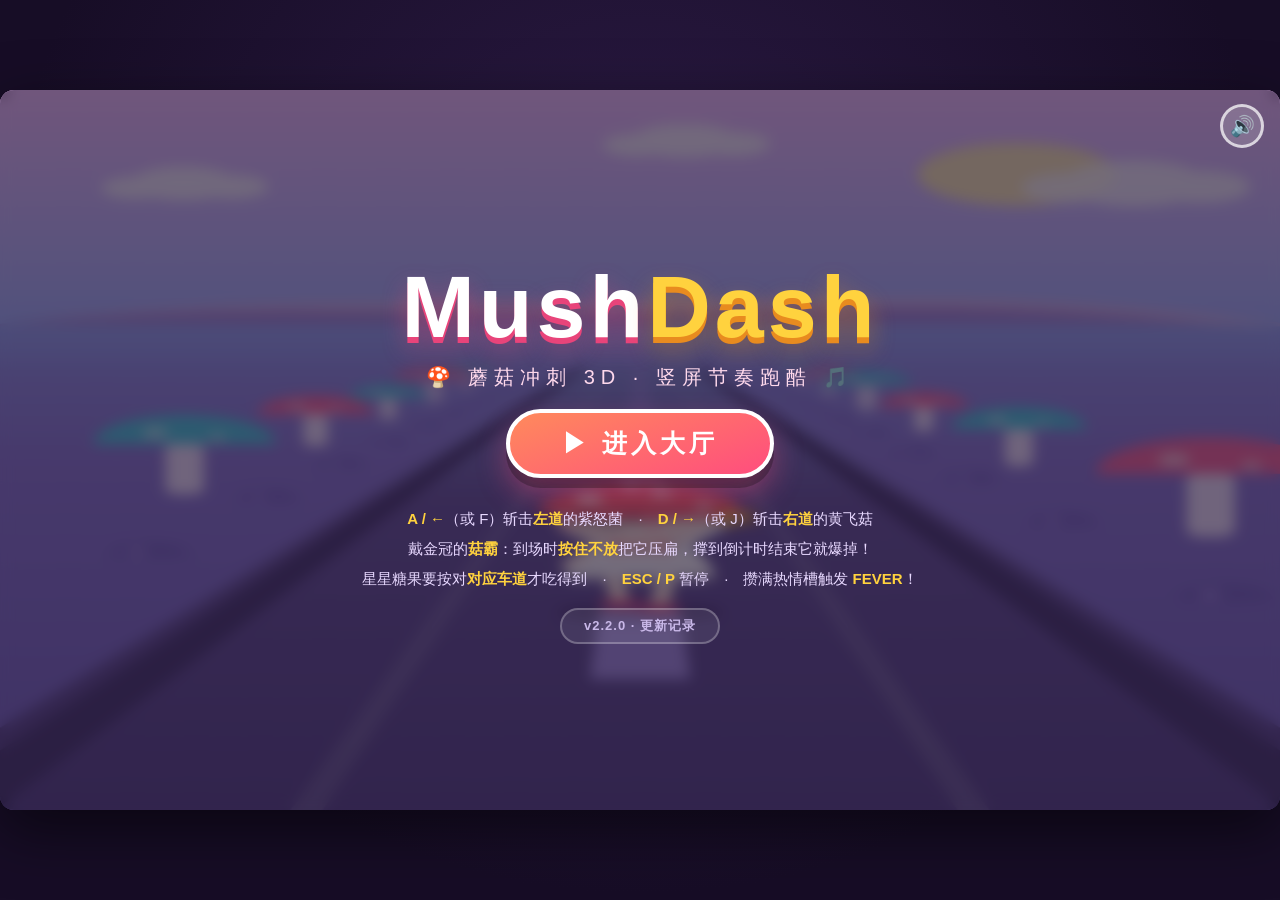
<file: index.html>
<!DOCTYPE html>
<html lang="zh-CN">
<head>
<meta charset="UTF-8">
<meta name="viewport" content="width=device-width, initial-scale=1.0, maximum-scale=1.0, user-scalable=no">
<title>MushDash · 蘑菇冲刺 3D</title>
<link rel="stylesheet" href="css/style.css?v=32">
</head>
<body>
<div id="stage">
  <canvas id="game" width="720" height="1280"></canvas>
  <button id="muteBtn" title="音乐开关">🔊</button>

  <!-- 标题界面 -->
  <div id="titleScreen" class="screen">
    <div class="logo">
      <h1>Mush<span>Dash</span></h1>
      <p class="subtitle">🍄 蘑菇冲刺 3D · 竖屏节奏跑酷 🎵</p>
    </div>
    <button id="startBtn" class="big-btn">▶ 进入大厅</button>
    <div class="help">
      <p><b>A / ←</b>（或 F）斩击<b>左道</b>的紫怒菌　·　<b>D / →</b>（或 J）斩击<b>右道</b>的黄飞菇</p>
      <p>戴金冠的<b>菇霸</b>：到场时<b>按住不放</b>把它压扁，撑到倒计时结束它就爆掉！</p>
      <p>星星糖果要按对<b>对应车道</b>才吃得到　·　<b>ESC / P</b> 暂停　·　攒满热情槽触发 <b>FEVER</b>！</p>
    </div>
    <button id="versionBtn" class="version-btn">v2.2.0 · 更新记录</button>
  </div>

  <!-- 版本记录 -->
  <div id="versionsScreen" class="screen hidden">
    <h2 class="panel-title small">📜 版本记录</h2>
    <div id="versionList" class="version-list"></div>
    <button id="versionsCloseBtn" class="mid-btn">关闭 (ESC)</button>
  </div>

  <!-- 大厅：选曲 / 角色 / 难度 -->
  <div id="lobbyScreen" class="screen hidden">
    <div class="lobby-head">
      <button id="backBtn" class="round-btn" title="返回标题">←</button>
      <h2 class="panel-title small">选择你的演出</h2>
      <div class="head-spacer"></div>
    </div>
    <div class="lobby-grid">
      <div class="song-col" id="songList"></div>
      <div class="setup-col">
        <div class="sec-label">演出者</div>
        <div class="char-row" id="charRow"></div>
        <div class="sec-label">难度</div>
        <div class="diff-picker" id="diffRow">
          <button class="diff-btn" data-diff="easy">轻松<span>EASY</span></button>
          <button class="diff-btn selected" data-diff="normal">普通<span>NORMAL</span></button>
          <button class="diff-btn" data-diff="hard">狂热<span>HARD</span></button>
        </div>
        <div class="offset-line">
          <span class="sec-label inline">判定偏移</span>
          <button id="offsetMinus" class="tiny-btn">−</button>
          <b id="offsetVal">0ms</b>
          <button id="offsetPlus" class="tiny-btn">＋</button>
          <span class="offset-hint">判定总偏早/偏晚时用来校准</span>
        </div>
        <div id="records" class="records"></div>
        <button id="playBtn" class="big-btn">▶ 开始！</button>
      </div>
    </div>
  </div>

  <!-- 暂停界面 -->
  <div id="pauseScreen" class="screen hidden">
    <h2 class="panel-title">⏸ 暂停中</h2>
    <button id="resumeBtn" class="big-btn">继续游戏</button>
    <button id="restartBtn" class="mid-btn">重新开始</button>
    <button id="quitBtn" class="mid-btn dim">回到大厅</button>
  </div>

  <!-- 结算界面 -->
  <div id="resultScreen" class="screen hidden">
    <h2 id="resultTitle" class="panel-title">CLEAR!</h2>
    <div id="resultMeta" class="result-meta"></div>
    <div id="rankPos" class="rank-pos"></div>
    <div class="result-rank-row">
      <div id="rankBadge" class="rank">S</div>
      <div class="result-score-col">
        <div id="fcBadge" class="fc-badge hidden">✦ FULL COMBO ✦</div>
        <div id="finalScore" class="final-score">0</div>
        <div id="newRecord" class="new-record hidden">✨ 新纪录！✨</div>
      </div>
    </div>
    <canvas id="danceCanvas" width="320" height="320"></canvas>
    <div class="stats">
      <div><i class="dot d-p"></i>PERFECT<b id="stP">0</b></div>
      <div><i class="dot d-g"></i>GREAT<b id="stG">0</b></div>
      <div><i class="dot d-o"></i>GOOD<b id="stO">0</b></div>
      <div><i class="dot d-m"></i>MISS<b id="stM">0</b></div>
      <div>最大连击<b id="stC">0</b></div>
      <div>准确率<b id="stA">0%</b></div>
    </div>
    <div class="result-btns">
      <button id="retryBtn" class="big-btn">再来一次 (R)</button>
      <button id="menuBtn" class="mid-btn dim">回到大厅</button>
    </div>
  </div>
</div>

<script src="js/chart.js?v=32"></script>
<script src="js/audio.js?v=32"></script>
<script src="js/game.js?v=32"></script>
</body>
</html>
</file>
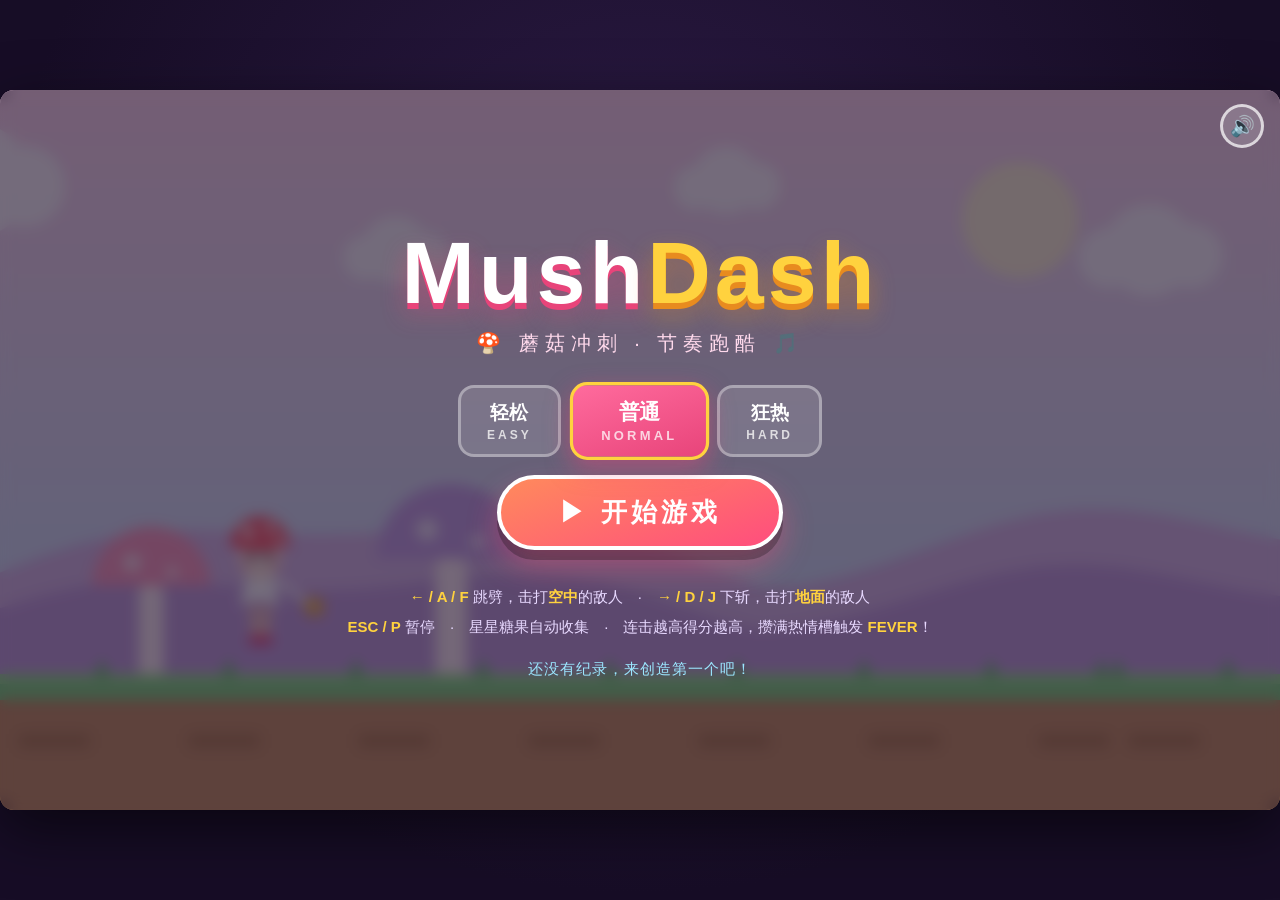
<file: versions/v1.0.0/index.html>
<!DOCTYPE html>
<html lang="zh-CN">
<head>
<meta charset="UTF-8">
<meta name="viewport" content="width=device-width, initial-scale=1.0">
<title>MushDash · 蘑菇冲刺</title>
<link rel="stylesheet" href="css/style.css">
</head>
<body>
<div id="stage">
  <canvas id="game" width="1280" height="720"></canvas>
  <button id="muteBtn" title="音乐开关">🔊</button>

  <!-- 标题界面 -->
  <div id="titleScreen" class="screen">
    <div class="logo">
      <h1>Mush<span>Dash</span></h1>
      <p class="subtitle">🍄 蘑菇冲刺 · 节奏跑酷 🎵</p>
    </div>
    <div class="diff-picker">
      <button class="diff-btn" data-diff="easy">轻松<span>EASY</span></button>
      <button class="diff-btn selected" data-diff="normal">普通<span>NORMAL</span></button>
      <button class="diff-btn" data-diff="hard">狂热<span>HARD</span></button>
    </div>
    <button id="startBtn" class="big-btn">▶ 开始游戏</button>
    <div class="help">
      <p><b>← / A / F</b> 跳劈，击打<b>空中</b>的敌人　·　<b>→ / D / J</b> 下斩，击打<b>地面</b>的敌人</p>
      <p><b>ESC / P</b> 暂停　·　星星糖果自动收集　·　连击越高得分越高，攒满热情槽触发 <b>FEVER</b>！</p>
    </div>
    <div id="bestLine" class="best-line"></div>
  </div>

  <!-- 暂停界面 -->
  <div id="pauseScreen" class="screen hidden">
    <h2 class="panel-title">⏸ 暂停中</h2>
    <button id="resumeBtn" class="big-btn">继续游戏</button>
    <button id="restartBtn" class="mid-btn">重新开始</button>
    <button id="quitBtn" class="mid-btn dim">回到标题</button>
  </div>

  <!-- 结算界面 -->
  <div id="resultScreen" class="screen hidden">
    <h2 id="resultTitle" class="panel-title">CLEAR!</h2>
    <div id="rankBadge" class="rank">S</div>
    <div id="finalScore" class="final-score">0</div>
    <div id="newRecord" class="new-record hidden">✨ 新纪录！✨</div>
    <div class="stats">
      <div><i class="dot d-p"></i>PERFECT<b id="stP">0</b></div>
      <div><i class="dot d-g"></i>GREAT<b id="stG">0</b></div>
      <div><i class="dot d-o"></i>GOOD<b id="stO">0</b></div>
      <div><i class="dot d-m"></i>MISS<b id="stM">0</b></div>
      <div>最大连击<b id="stC">0</b></div>
      <div>准确率<b id="stA">0%</b></div>
    </div>
    <button id="retryBtn" class="big-btn">再来一次 (R)</button>
    <button id="menuBtn" class="mid-btn dim">回到标题</button>
  </div>
</div>

<script src="js/chart.js"></script>
<script src="js/audio.js"></script>
<script src="js/game.js"></script>
</body>
</html>
</file>
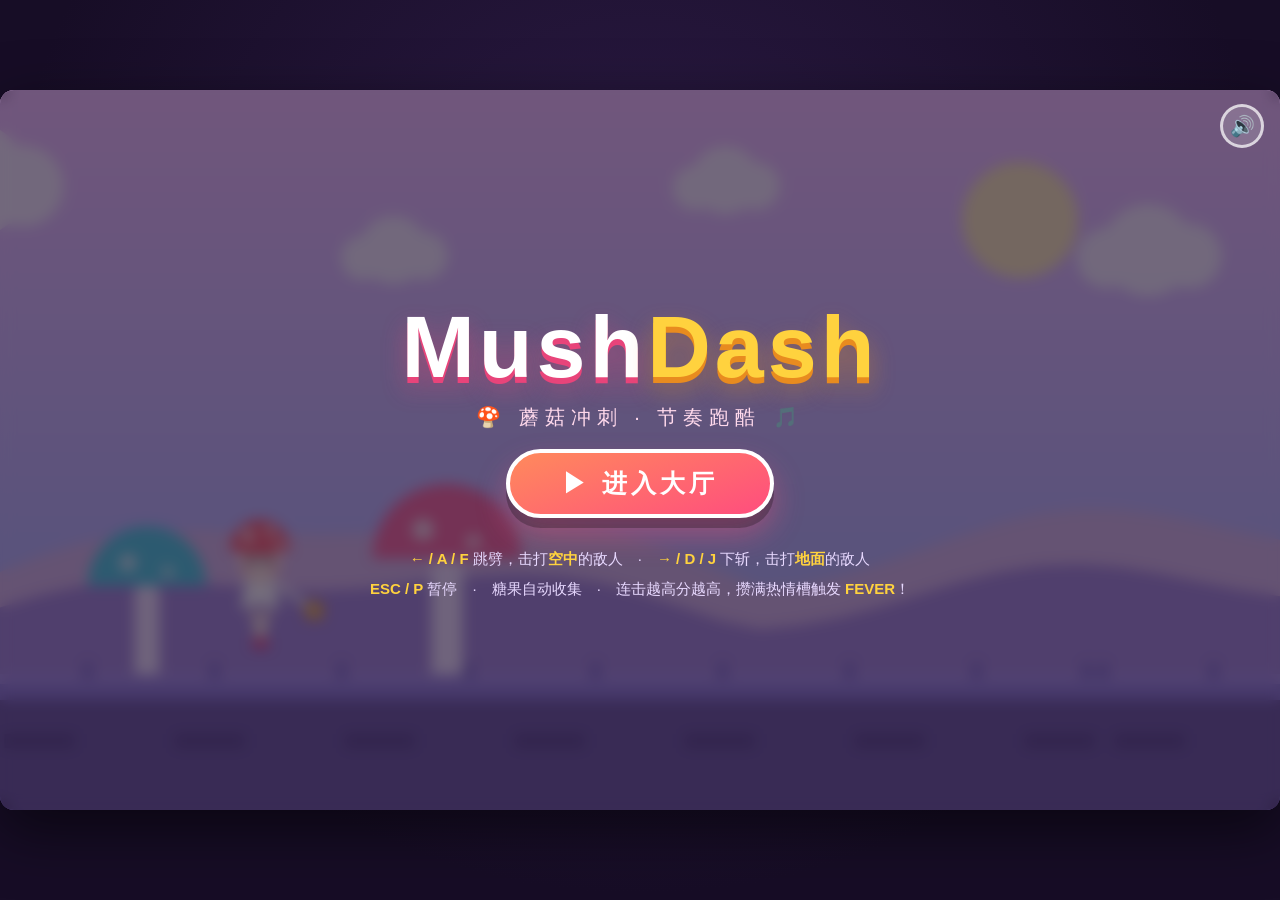
<file: versions/v1.1.0/index.html>
<!DOCTYPE html>
<html lang="zh-CN">
<head>
<meta charset="UTF-8">
<meta name="viewport" content="width=device-width, initial-scale=1.0">
<title>MushDash · 蘑菇冲刺</title>
<link rel="stylesheet" href="css/style.css">
</head>
<body>
<div id="stage">
  <canvas id="game" width="1280" height="720"></canvas>
  <button id="muteBtn" title="音乐开关">🔊</button>

  <!-- 标题界面 -->
  <div id="titleScreen" class="screen">
    <div class="logo">
      <h1>Mush<span>Dash</span></h1>
      <p class="subtitle">🍄 蘑菇冲刺 · 节奏跑酷 🎵</p>
    </div>
    <button id="startBtn" class="big-btn">▶ 进入大厅</button>
    <div class="help">
      <p><b>← / A / F</b> 跳劈，击打<b>空中</b>的敌人　·　<b>→ / D / J</b> 下斩，击打<b>地面</b>的敌人</p>
      <p><b>ESC / P</b> 暂停　·　糖果自动收集　·　连击越高分越高，攒满热情槽触发 <b>FEVER</b>！</p>
    </div>
  </div>

  <!-- 大厅：选曲 / 角色 / 难度 -->
  <div id="lobbyScreen" class="screen hidden">
    <div class="lobby-head">
      <button id="backBtn" class="round-btn" title="返回标题">←</button>
      <h2 class="panel-title small">选择你的演出</h2>
      <div class="head-spacer"></div>
    </div>
    <div class="lobby-grid">
      <div class="song-col" id="songList"></div>
      <div class="setup-col">
        <div class="sec-label">演出者</div>
        <div class="char-row" id="charRow"></div>
        <div class="sec-label">难度</div>
        <div class="diff-picker" id="diffRow">
          <button class="diff-btn" data-diff="easy">轻松<span>EASY</span></button>
          <button class="diff-btn selected" data-diff="normal">普通<span>NORMAL</span></button>
          <button class="diff-btn" data-diff="hard">狂热<span>HARD</span></button>
        </div>
        <div class="offset-line">
          <span class="sec-label inline">判定偏移</span>
          <button id="offsetMinus" class="tiny-btn">−</button>
          <b id="offsetVal">0ms</b>
          <button id="offsetPlus" class="tiny-btn">＋</button>
          <span class="offset-hint">判定总偏早/偏晚时用来校准</span>
        </div>
        <div id="records" class="records"></div>
        <button id="playBtn" class="big-btn">▶ 开始！</button>
      </div>
    </div>
  </div>

  <!-- 暂停界面 -->
  <div id="pauseScreen" class="screen hidden">
    <h2 class="panel-title">⏸ 暂停中</h2>
    <button id="resumeBtn" class="big-btn">继续游戏</button>
    <button id="restartBtn" class="mid-btn">重新开始</button>
    <button id="quitBtn" class="mid-btn dim">回到大厅</button>
  </div>

  <!-- 结算界面 -->
  <div id="resultScreen" class="screen hidden">
    <h2 id="resultTitle" class="panel-title">CLEAR!</h2>
    <div id="resultMeta" class="result-meta"></div>
    <div class="result-rank-row">
      <div id="rankBadge" class="rank">S</div>
      <div class="result-score-col">
        <div id="fcBadge" class="fc-badge hidden">✦ FULL COMBO ✦</div>
        <div id="finalScore" class="final-score">0</div>
        <div id="newRecord" class="new-record hidden">✨ 新纪录！✨</div>
      </div>
    </div>
    <div class="stats">
      <div><i class="dot d-p"></i>PERFECT<b id="stP">0</b></div>
      <div><i class="dot d-g"></i>GREAT<b id="stG">0</b></div>
      <div><i class="dot d-o"></i>GOOD<b id="stO">0</b></div>
      <div><i class="dot d-m"></i>MISS<b id="stM">0</b></div>
      <div>最大连击<b id="stC">0</b></div>
      <div>准确率<b id="stA">0%</b></div>
    </div>
    <div class="result-btns">
      <button id="retryBtn" class="big-btn">再来一次 (R)</button>
      <button id="menuBtn" class="mid-btn dim">回到大厅</button>
    </div>
  </div>
</div>

<script src="js/chart.js"></script>
<script src="js/audio.js"></script>
<script src="js/game.js"></script>
</body>
</html>
</file>
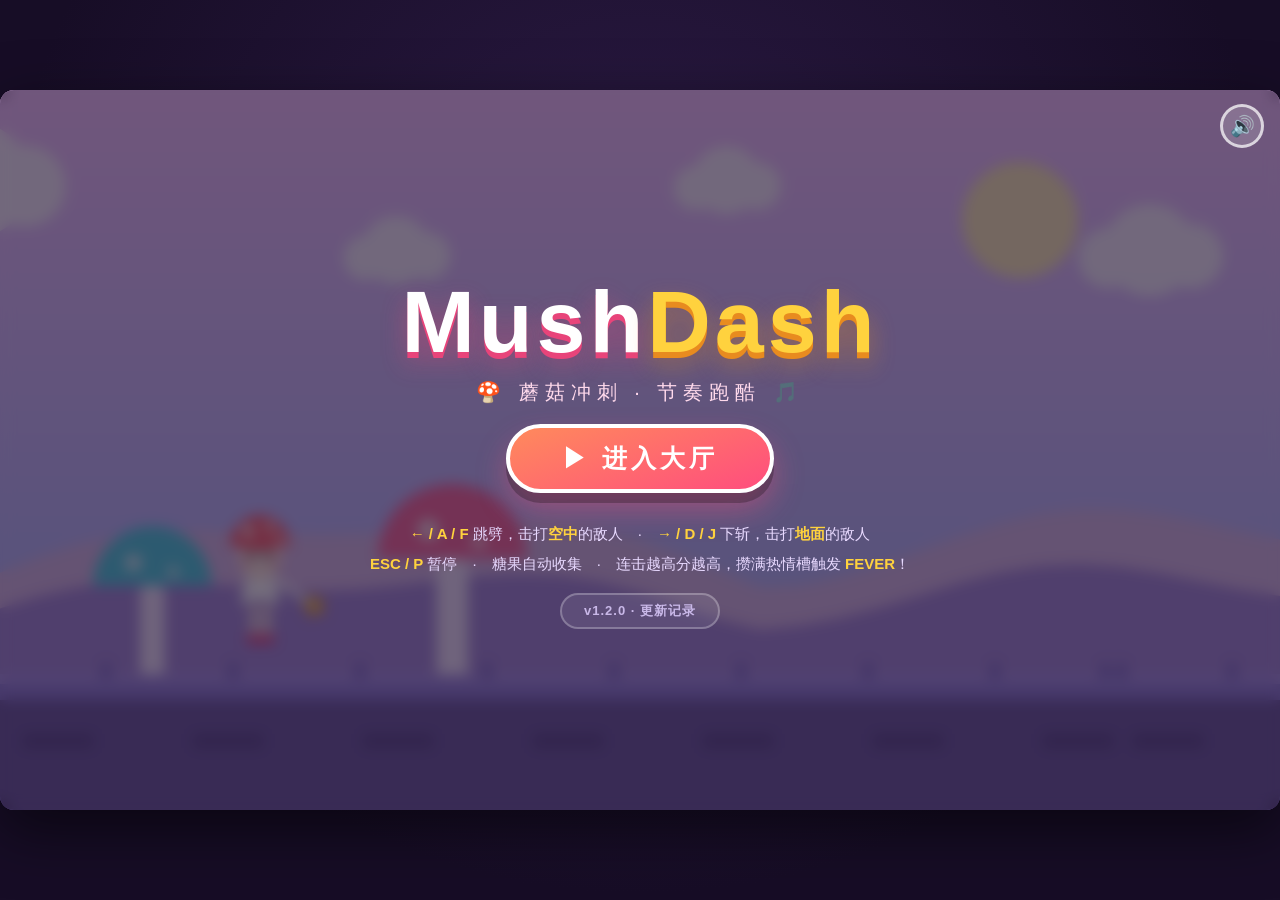
<file: versions/v1.2.0/index.html>
<!DOCTYPE html>
<html lang="zh-CN">
<head>
<meta charset="UTF-8">
<meta name="viewport" content="width=device-width, initial-scale=1.0">
<title>MushDash · 蘑菇冲刺</title>
<link rel="stylesheet" href="css/style.css?v=3">
</head>
<body>
<div id="stage">
  <canvas id="game" width="1280" height="720"></canvas>
  <button id="muteBtn" title="音乐开关">🔊</button>

  <!-- 标题界面 -->
  <div id="titleScreen" class="screen">
    <div class="logo">
      <h1>Mush<span>Dash</span></h1>
      <p class="subtitle">🍄 蘑菇冲刺 · 节奏跑酷 🎵</p>
    </div>
    <button id="startBtn" class="big-btn">▶ 进入大厅</button>
    <div class="help">
      <p><b>← / A / F</b> 跳劈，击打<b>空中</b>的敌人　·　<b>→ / D / J</b> 下斩，击打<b>地面</b>的敌人</p>
      <p><b>ESC / P</b> 暂停　·　糖果自动收集　·　连击越高分越高，攒满热情槽触发 <b>FEVER</b>！</p>
    </div>
    <button id="versionBtn" class="version-btn">v1.2.0 · 更新记录</button>
  </div>

  <!-- 版本记录 -->
  <div id="versionsScreen" class="screen hidden">
    <h2 class="panel-title small">📜 版本记录</h2>
    <div id="versionList" class="version-list"></div>
    <button id="versionsCloseBtn" class="mid-btn">关闭 (ESC)</button>
  </div>

  <!-- 大厅：选曲 / 角色 / 难度 -->
  <div id="lobbyScreen" class="screen hidden">
    <div class="lobby-head">
      <button id="backBtn" class="round-btn" title="返回标题">←</button>
      <h2 class="panel-title small">选择你的演出</h2>
      <div class="head-spacer"></div>
    </div>
    <div class="lobby-grid">
      <div class="song-col" id="songList"></div>
      <div class="setup-col">
        <div class="sec-label">演出者</div>
        <div class="char-row" id="charRow"></div>
        <div class="sec-label">难度</div>
        <div class="diff-picker" id="diffRow">
          <button class="diff-btn" data-diff="easy">轻松<span>EASY</span></button>
          <button class="diff-btn selected" data-diff="normal">普通<span>NORMAL</span></button>
          <button class="diff-btn" data-diff="hard">狂热<span>HARD</span></button>
        </div>
        <div class="offset-line">
          <span class="sec-label inline">判定偏移</span>
          <button id="offsetMinus" class="tiny-btn">−</button>
          <b id="offsetVal">0ms</b>
          <button id="offsetPlus" class="tiny-btn">＋</button>
          <span class="offset-hint">判定总偏早/偏晚时用来校准</span>
        </div>
        <div id="records" class="records"></div>
        <button id="playBtn" class="big-btn">▶ 开始！</button>
      </div>
    </div>
  </div>

  <!-- 暂停界面 -->
  <div id="pauseScreen" class="screen hidden">
    <h2 class="panel-title">⏸ 暂停中</h2>
    <button id="resumeBtn" class="big-btn">继续游戏</button>
    <button id="restartBtn" class="mid-btn">重新开始</button>
    <button id="quitBtn" class="mid-btn dim">回到大厅</button>
  </div>

  <!-- 结算界面 -->
  <div id="resultScreen" class="screen hidden">
    <h2 id="resultTitle" class="panel-title">CLEAR!</h2>
    <div id="resultMeta" class="result-meta"></div>
    <div class="result-rank-row">
      <div id="rankBadge" class="rank">S</div>
      <div class="result-score-col">
        <div id="fcBadge" class="fc-badge hidden">✦ FULL COMBO ✦</div>
        <div id="finalScore" class="final-score">0</div>
        <div id="newRecord" class="new-record hidden">✨ 新纪录！✨</div>
      </div>
    </div>
    <div class="stats">
      <div><i class="dot d-p"></i>PERFECT<b id="stP">0</b></div>
      <div><i class="dot d-g"></i>GREAT<b id="stG">0</b></div>
      <div><i class="dot d-o"></i>GOOD<b id="stO">0</b></div>
      <div><i class="dot d-m"></i>MISS<b id="stM">0</b></div>
      <div>最大连击<b id="stC">0</b></div>
      <div>准确率<b id="stA">0%</b></div>
    </div>
    <div class="result-btns">
      <button id="retryBtn" class="big-btn">再来一次 (R)</button>
      <button id="menuBtn" class="mid-btn dim">回到大厅</button>
    </div>
  </div>
</div>

<script src="js/chart.js?v=3"></script>
<script src="js/audio.js?v=3"></script>
<script src="js/game.js?v=3"></script>
</body>
</html>
</file>
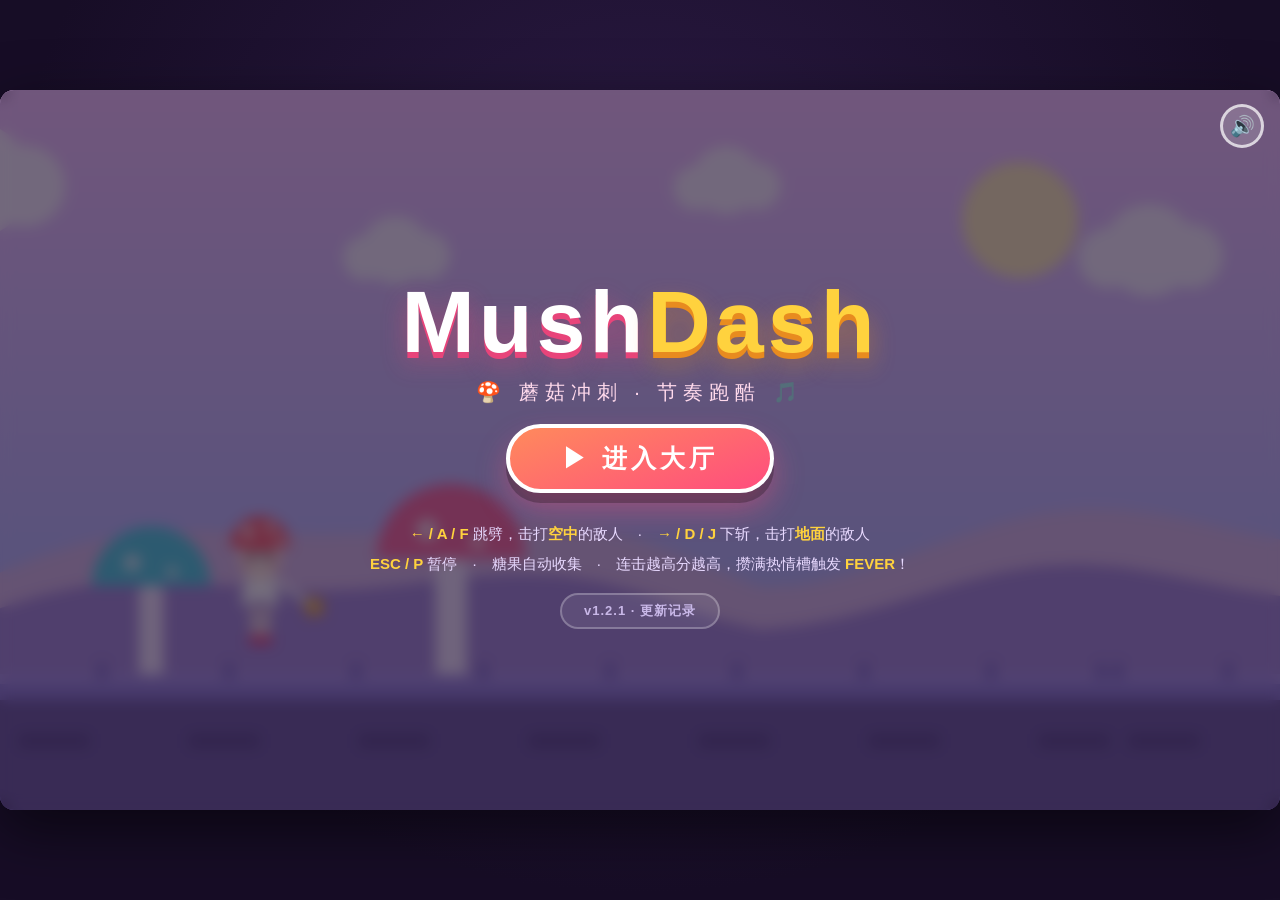
<file: versions/v1.2.1/index.html>
<!DOCTYPE html>
<html lang="zh-CN">
<head>
<meta charset="UTF-8">
<meta name="viewport" content="width=device-width, initial-scale=1.0">
<title>MushDash · 蘑菇冲刺</title>
<link rel="stylesheet" href="css/style.css?v=4">
</head>
<body>
<div id="stage">
  <canvas id="game" width="1280" height="720"></canvas>
  <button id="muteBtn" title="音乐开关">🔊</button>

  <!-- 标题界面 -->
  <div id="titleScreen" class="screen">
    <div class="logo">
      <h1>Mush<span>Dash</span></h1>
      <p class="subtitle">🍄 蘑菇冲刺 · 节奏跑酷 🎵</p>
    </div>
    <button id="startBtn" class="big-btn">▶ 进入大厅</button>
    <div class="help">
      <p><b>← / A / F</b> 跳劈，击打<b>空中</b>的敌人　·　<b>→ / D / J</b> 下斩，击打<b>地面</b>的敌人</p>
      <p><b>ESC / P</b> 暂停　·　糖果自动收集　·　连击越高分越高，攒满热情槽触发 <b>FEVER</b>！</p>
    </div>
    <button id="versionBtn" class="version-btn">v1.2.0 · 更新记录</button>
  </div>

  <!-- 版本记录 -->
  <div id="versionsScreen" class="screen hidden">
    <h2 class="panel-title small">📜 版本记录</h2>
    <div id="versionList" class="version-list"></div>
    <button id="versionsCloseBtn" class="mid-btn">关闭 (ESC)</button>
  </div>

  <!-- 大厅：选曲 / 角色 / 难度 -->
  <div id="lobbyScreen" class="screen hidden">
    <div class="lobby-head">
      <button id="backBtn" class="round-btn" title="返回标题">←</button>
      <h2 class="panel-title small">选择你的演出</h2>
      <div class="head-spacer"></div>
    </div>
    <div class="lobby-grid">
      <div class="song-col" id="songList"></div>
      <div class="setup-col">
        <div class="sec-label">演出者</div>
        <div class="char-row" id="charRow"></div>
        <div class="sec-label">难度</div>
        <div class="diff-picker" id="diffRow">
          <button class="diff-btn" data-diff="easy">轻松<span>EASY</span></button>
          <button class="diff-btn selected" data-diff="normal">普通<span>NORMAL</span></button>
          <button class="diff-btn" data-diff="hard">狂热<span>HARD</span></button>
        </div>
        <div class="offset-line">
          <span class="sec-label inline">判定偏移</span>
          <button id="offsetMinus" class="tiny-btn">−</button>
          <b id="offsetVal">0ms</b>
          <button id="offsetPlus" class="tiny-btn">＋</button>
          <span class="offset-hint">判定总偏早/偏晚时用来校准</span>
        </div>
        <div id="records" class="records"></div>
        <button id="playBtn" class="big-btn">▶ 开始！</button>
      </div>
    </div>
  </div>

  <!-- 暂停界面 -->
  <div id="pauseScreen" class="screen hidden">
    <h2 class="panel-title">⏸ 暂停中</h2>
    <button id="resumeBtn" class="big-btn">继续游戏</button>
    <button id="restartBtn" class="mid-btn">重新开始</button>
    <button id="quitBtn" class="mid-btn dim">回到大厅</button>
  </div>

  <!-- 结算界面 -->
  <div id="resultScreen" class="screen hidden">
    <h2 id="resultTitle" class="panel-title">CLEAR!</h2>
    <div id="resultMeta" class="result-meta"></div>
    <div class="result-rank-row">
      <div id="rankBadge" class="rank">S</div>
      <div class="result-score-col">
        <div id="fcBadge" class="fc-badge hidden">✦ FULL COMBO ✦</div>
        <div id="finalScore" class="final-score">0</div>
        <div id="newRecord" class="new-record hidden">✨ 新纪录！✨</div>
      </div>
    </div>
    <div class="stats">
      <div><i class="dot d-p"></i>PERFECT<b id="stP">0</b></div>
      <div><i class="dot d-g"></i>GREAT<b id="stG">0</b></div>
      <div><i class="dot d-o"></i>GOOD<b id="stO">0</b></div>
      <div><i class="dot d-m"></i>MISS<b id="stM">0</b></div>
      <div>最大连击<b id="stC">0</b></div>
      <div>准确率<b id="stA">0%</b></div>
    </div>
    <div class="result-btns">
      <button id="retryBtn" class="big-btn">再来一次 (R)</button>
      <button id="menuBtn" class="mid-btn dim">回到大厅</button>
    </div>
  </div>
</div>

<script src="js/chart.js?v=4"></script>
<script src="js/audio.js?v=4"></script>
<script src="js/game.js?v=4"></script>
</body>
</html>
</file>
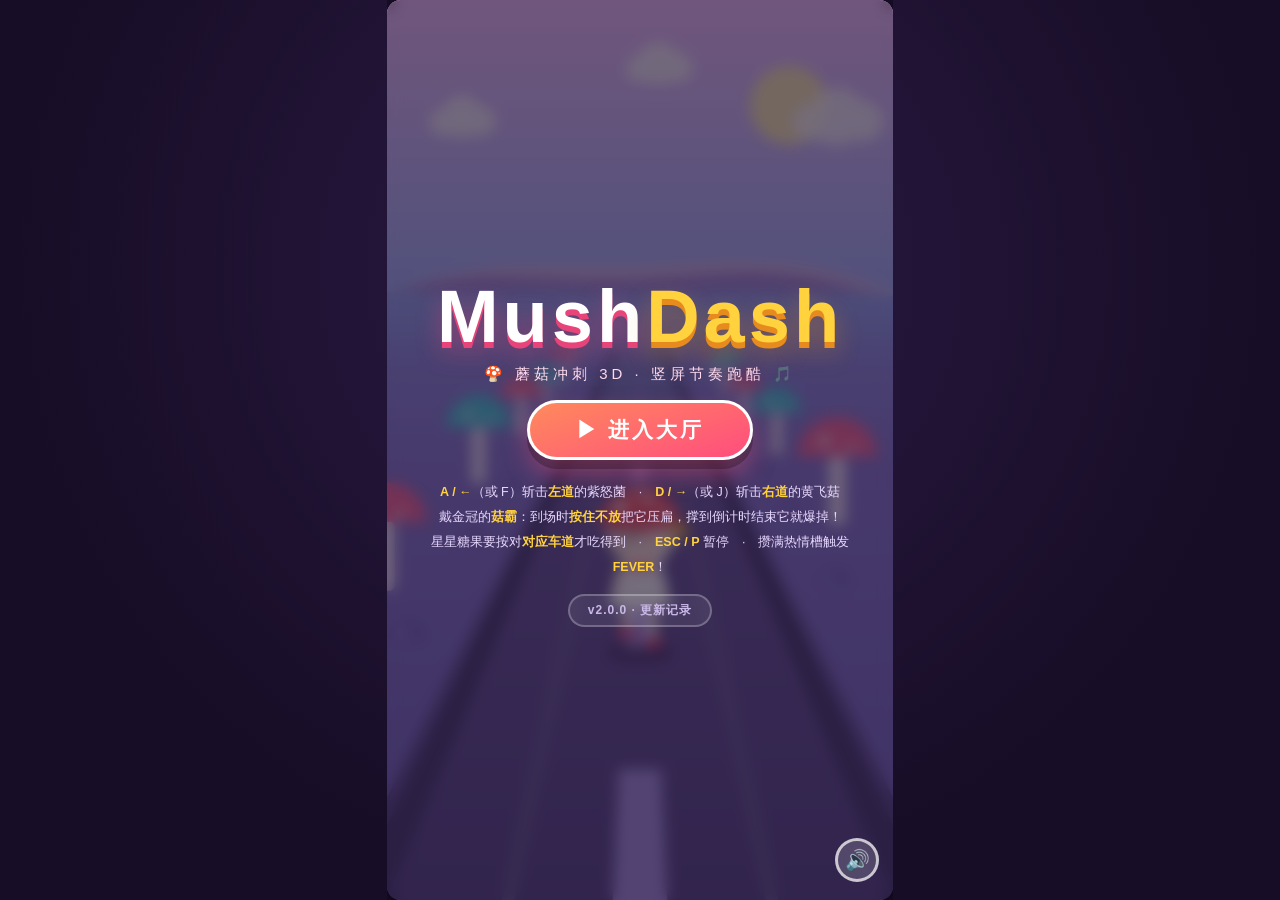
<file: versions/v2.0/index.html>
<!DOCTYPE html>
<html lang="zh-CN">
<head>
<meta charset="UTF-8">
<meta name="viewport" content="width=device-width, initial-scale=1.0, maximum-scale=1.0, user-scalable=no">
<title>MushDash · 蘑菇冲刺 3D</title>
<link rel="stylesheet" href="css/style.css?v=28">
</head>
<body>
<div id="stage">
  <canvas id="game" width="720" height="1280"></canvas>
  <button id="muteBtn" title="音乐开关">🔊</button>

  <!-- 标题界面 -->
  <div id="titleScreen" class="screen">
    <div class="logo">
      <h1>Mush<span>Dash</span></h1>
      <p class="subtitle">🍄 蘑菇冲刺 3D · 竖屏节奏跑酷 🎵</p>
    </div>
    <button id="startBtn" class="big-btn">▶ 进入大厅</button>
    <div class="help">
      <p><b>A / ←</b>（或 F）斩击<b>左道</b>的紫怒菌　·　<b>D / →</b>（或 J）斩击<b>右道</b>的黄飞菇</p>
      <p>戴金冠的<b>菇霸</b>：到场时<b>按住不放</b>把它压扁，撑到倒计时结束它就爆掉！</p>
      <p>星星糖果要按对<b>对应车道</b>才吃得到　·　<b>ESC / P</b> 暂停　·　攒满热情槽触发 <b>FEVER</b>！</p>
    </div>
    <button id="versionBtn" class="version-btn">v2.0.0 · 更新记录</button>
  </div>

  <!-- 版本记录 -->
  <div id="versionsScreen" class="screen hidden">
    <h2 class="panel-title small">📜 版本记录</h2>
    <div id="versionList" class="version-list"></div>
    <button id="versionsCloseBtn" class="mid-btn">关闭 (ESC)</button>
  </div>

  <!-- 大厅：选曲 / 角色 / 难度 -->
  <div id="lobbyScreen" class="screen hidden">
    <div class="lobby-head">
      <button id="backBtn" class="round-btn" title="返回标题">←</button>
      <h2 class="panel-title small">选择你的演出</h2>
      <div class="head-spacer"></div>
    </div>
    <div class="lobby-grid">
      <div class="song-col" id="songList"></div>
      <div class="setup-col">
        <div class="sec-label">演出者</div>
        <div class="char-row" id="charRow"></div>
        <div class="sec-label">难度</div>
        <div class="diff-picker" id="diffRow">
          <button class="diff-btn" data-diff="easy">轻松<span>EASY</span></button>
          <button class="diff-btn selected" data-diff="normal">普通<span>NORMAL</span></button>
          <button class="diff-btn" data-diff="hard">狂热<span>HARD</span></button>
        </div>
        <div class="offset-line">
          <span class="sec-label inline">判定偏移</span>
          <button id="offsetMinus" class="tiny-btn">−</button>
          <b id="offsetVal">0ms</b>
          <button id="offsetPlus" class="tiny-btn">＋</button>
          <span class="offset-hint">判定总偏早/偏晚时用来校准</span>
        </div>
        <div id="records" class="records"></div>
        <button id="playBtn" class="big-btn">▶ 开始！</button>
      </div>
    </div>
  </div>

  <!-- 暂停界面 -->
  <div id="pauseScreen" class="screen hidden">
    <h2 class="panel-title">⏸ 暂停中</h2>
    <button id="resumeBtn" class="big-btn">继续游戏</button>
    <button id="restartBtn" class="mid-btn">重新开始</button>
    <button id="quitBtn" class="mid-btn dim">回到大厅</button>
  </div>

  <!-- 结算界面 -->
  <div id="resultScreen" class="screen hidden">
    <h2 id="resultTitle" class="panel-title">CLEAR!</h2>
    <div id="resultMeta" class="result-meta"></div>
    <div class="result-rank-row">
      <div id="rankBadge" class="rank">S</div>
      <div class="result-score-col">
        <div id="fcBadge" class="fc-badge hidden">✦ FULL COMBO ✦</div>
        <div id="finalScore" class="final-score">0</div>
        <div id="newRecord" class="new-record hidden">✨ 新纪录！✨</div>
      </div>
    </div>
    <div class="stats">
      <div><i class="dot d-p"></i>PERFECT<b id="stP">0</b></div>
      <div><i class="dot d-g"></i>GREAT<b id="stG">0</b></div>
      <div><i class="dot d-o"></i>GOOD<b id="stO">0</b></div>
      <div><i class="dot d-m"></i>MISS<b id="stM">0</b></div>
      <div>最大连击<b id="stC">0</b></div>
      <div>准确率<b id="stA">0%</b></div>
    </div>
    <div class="result-btns">
      <button id="retryBtn" class="big-btn">再来一次 (R)</button>
      <button id="menuBtn" class="mid-btn dim">回到大厅</button>
    </div>
  </div>
</div>

<script src="js/chart.js?v=28"></script>
<script src="js/audio.js?v=28"></script>
<script src="js/game.js?v=28"></script>
</body>
</html>
</file>
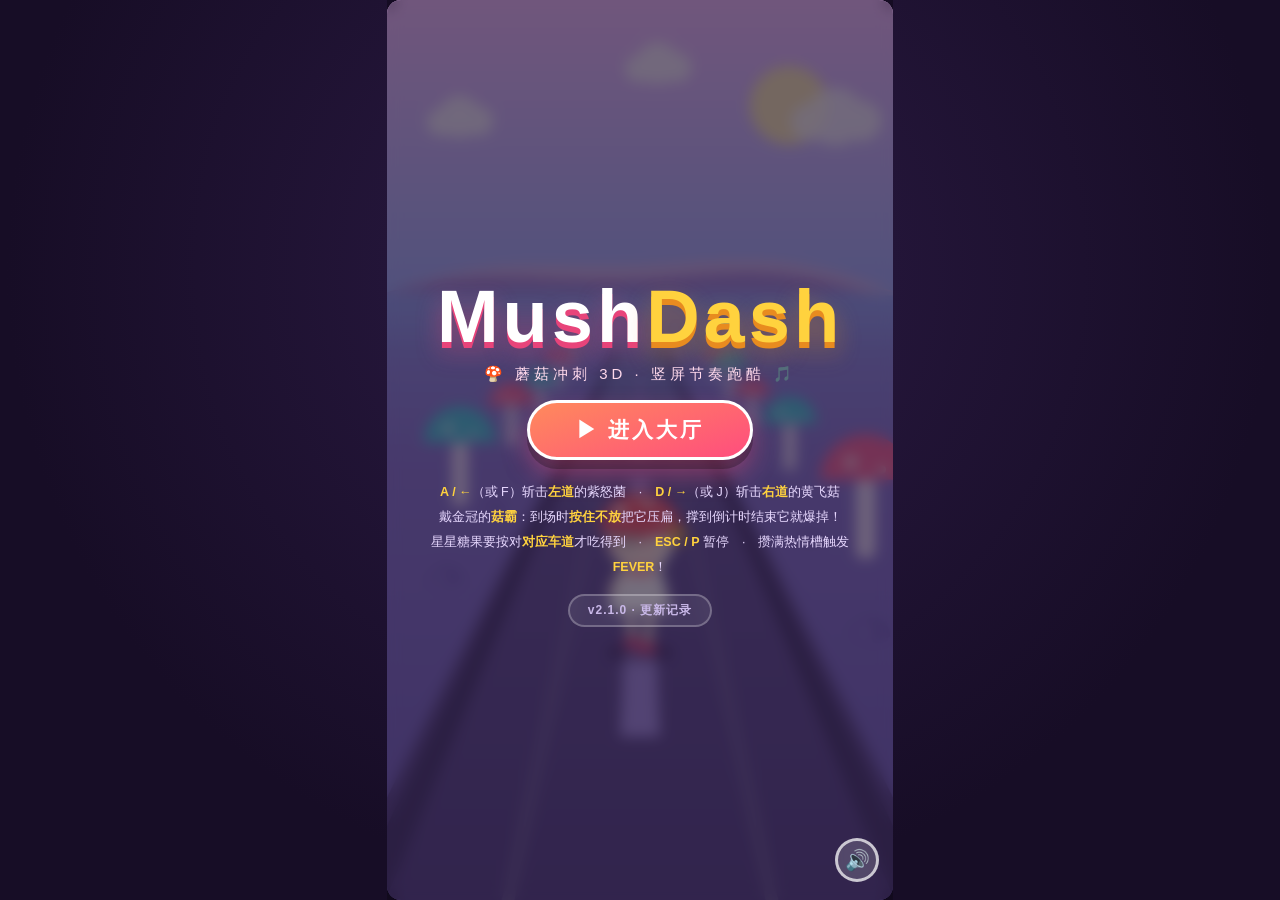
<file: versions/v2.1/index.html>
<!DOCTYPE html>
<html lang="zh-CN">
<head>
<meta charset="UTF-8">
<meta name="viewport" content="width=device-width, initial-scale=1.0, maximum-scale=1.0, user-scalable=no">
<title>MushDash · 蘑菇冲刺 3D</title>
<link rel="stylesheet" href="css/style.css?v=30">
</head>
<body>
<div id="stage">
  <canvas id="game" width="720" height="1280"></canvas>
  <button id="muteBtn" title="音乐开关">🔊</button>

  <!-- 标题界面 -->
  <div id="titleScreen" class="screen">
    <div class="logo">
      <h1>Mush<span>Dash</span></h1>
      <p class="subtitle">🍄 蘑菇冲刺 3D · 竖屏节奏跑酷 🎵</p>
    </div>
    <button id="startBtn" class="big-btn">▶ 进入大厅</button>
    <div class="help">
      <p><b>A / ←</b>（或 F）斩击<b>左道</b>的紫怒菌　·　<b>D / →</b>（或 J）斩击<b>右道</b>的黄飞菇</p>
      <p>戴金冠的<b>菇霸</b>：到场时<b>按住不放</b>把它压扁，撑到倒计时结束它就爆掉！</p>
      <p>星星糖果要按对<b>对应车道</b>才吃得到　·　<b>ESC / P</b> 暂停　·　攒满热情槽触发 <b>FEVER</b>！</p>
    </div>
    <button id="versionBtn" class="version-btn">v2.1.0 · 更新记录</button>
  </div>

  <!-- 版本记录 -->
  <div id="versionsScreen" class="screen hidden">
    <h2 class="panel-title small">📜 版本记录</h2>
    <div id="versionList" class="version-list"></div>
    <button id="versionsCloseBtn" class="mid-btn">关闭 (ESC)</button>
  </div>

  <!-- 大厅：选曲 / 角色 / 难度 -->
  <div id="lobbyScreen" class="screen hidden">
    <div class="lobby-head">
      <button id="backBtn" class="round-btn" title="返回标题">←</button>
      <h2 class="panel-title small">选择你的演出</h2>
      <div class="head-spacer"></div>
    </div>
    <div class="lobby-grid">
      <div class="song-col" id="songList"></div>
      <div class="setup-col">
        <div class="sec-label">演出者</div>
        <div class="char-row" id="charRow"></div>
        <div class="sec-label">难度</div>
        <div class="diff-picker" id="diffRow">
          <button class="diff-btn" data-diff="easy">轻松<span>EASY</span></button>
          <button class="diff-btn selected" data-diff="normal">普通<span>NORMAL</span></button>
          <button class="diff-btn" data-diff="hard">狂热<span>HARD</span></button>
        </div>
        <div class="offset-line">
          <span class="sec-label inline">判定偏移</span>
          <button id="offsetMinus" class="tiny-btn">−</button>
          <b id="offsetVal">0ms</b>
          <button id="offsetPlus" class="tiny-btn">＋</button>
          <span class="offset-hint">判定总偏早/偏晚时用来校准</span>
        </div>
        <div id="records" class="records"></div>
        <button id="playBtn" class="big-btn">▶ 开始！</button>
      </div>
    </div>
  </div>

  <!-- 暂停界面 -->
  <div id="pauseScreen" class="screen hidden">
    <h2 class="panel-title">⏸ 暂停中</h2>
    <button id="resumeBtn" class="big-btn">继续游戏</button>
    <button id="restartBtn" class="mid-btn">重新开始</button>
    <button id="quitBtn" class="mid-btn dim">回到大厅</button>
  </div>

  <!-- 结算界面 -->
  <div id="resultScreen" class="screen hidden">
    <h2 id="resultTitle" class="panel-title">CLEAR!</h2>
    <div id="resultMeta" class="result-meta"></div>
    <div class="result-rank-row">
      <div id="rankBadge" class="rank">S</div>
      <div class="result-score-col">
        <div id="fcBadge" class="fc-badge hidden">✦ FULL COMBO ✦</div>
        <div id="finalScore" class="final-score">0</div>
        <div id="newRecord" class="new-record hidden">✨ 新纪录！✨</div>
      </div>
    </div>
    <div class="stats">
      <div><i class="dot d-p"></i>PERFECT<b id="stP">0</b></div>
      <div><i class="dot d-g"></i>GREAT<b id="stG">0</b></div>
      <div><i class="dot d-o"></i>GOOD<b id="stO">0</b></div>
      <div><i class="dot d-m"></i>MISS<b id="stM">0</b></div>
      <div>最大连击<b id="stC">0</b></div>
      <div>准确率<b id="stA">0%</b></div>
    </div>
    <div class="result-btns">
      <button id="retryBtn" class="big-btn">再来一次 (R)</button>
      <button id="menuBtn" class="mid-btn dim">回到大厅</button>
    </div>
  </div>
</div>

<script src="js/chart.js?v=30"></script>
<script src="js/audio.js?v=30"></script>
<script src="js/game.js?v=30"></script>
</body>
</html>
</file>
<file: css/style.css>
* { margin: 0; padding: 0; box-sizing: border-box; -webkit-tap-highlight-color: transparent; }

html, body {
  height: 100%;
  background: radial-gradient(ellipse at 50% 30%, #2b1a44 0%, #170d26 70%);
  display: flex;
  align-items: center;
  justify-content: center;
  font-family: "PingFang SC", "Hiragino Sans GB", "Microsoft YaHei", "Segoe UI", sans-serif;
  overflow: hidden;
  user-select: none;
}

#stage {
  position: relative;
  aspect-ratio: 16 / 9;
  width: min(100vw, calc(100vh * 16 / 9));
  max-height: 100vh;
}

canvas { width: 100%; height: 100%; display: block; border-radius: 14px; box-shadow: 0 20px 60px rgba(0,0,0,.55); }

#muteBtn {
  position: absolute; top: 14px; right: 16px; z-index: 30;
  width: 44px; height: 44px; border-radius: 50%;
  border: 3px solid rgba(255,255,255,.7);
  background: rgba(255,255,255,.16); backdrop-filter: blur(4px);
  font-size: 20px; cursor: pointer; color: #fff;
  transition: transform .15s;
}
#muteBtn:hover { transform: scale(1.12); }

/* ---------- 覆盖层通用 ---------- */
.screen {
  position: absolute; inset: 0; z-index: 20;
  display: flex; flex-direction: column;
  align-items: center; justify-content: center; gap: 18px;
  background: rgba(24, 12, 38, .60);
  backdrop-filter: blur(7px);
  border-radius: 14px;
  text-align: center; color: #fff;
  animation: fadeIn .35s ease;
}
.hidden { display: none !important; }
@keyframes fadeIn { from { opacity: 0; } to { opacity: 1; } }

.panel-title { font-size: 52px; font-weight: 900; letter-spacing: 6px; text-shadow: 0 5px 0 rgba(0,0,0,.3); }
.panel-title.small { font-size: 34px; letter-spacing: 4px; }

/* ---------- 标题 ---------- */
.logo h1 {
  font-size: 88px; font-weight: 900; letter-spacing: 4px;
  color: #fff;
  text-shadow: 0 6px 0 #e8447a, 0 12px 24px rgba(232,68,122,.45);
  animation: bob 2.4s ease-in-out infinite;
}
.logo h1 span { color: #ffd23e; text-shadow: 0 6px 0 #e88b1f, 0 12px 24px rgba(232,139,31,.45); }
@keyframes bob { 0%,100% { transform: translateY(0) rotate(-1deg); } 50% { transform: translateY(-10px) rotate(1deg); } }
.subtitle { margin-top: 6px; font-size: 20px; color: #ffd9ec; letter-spacing: 6px; }

.help { margin-top: 8px; font-size: 15px; line-height: 2; color: #e8d9ff; }
.help b { color: #ffd23e; }

/* ---------- 版本记录 ---------- */
.version-btn {
  margin-top: -4px;
  padding: 7px 22px; font-size: 13px; font-weight: 700; letter-spacing: 1px;
  color: #c9b8e8; font-family: inherit;
  background: rgba(255,255,255,.08);
  border: 2px solid rgba(255,255,255,.25); border-radius: 999px;
  cursor: pointer; transition: all .15s;
}
.version-btn:hover { color: #fff; background: rgba(255,255,255,.18); transform: translateY(-1px); }

.version-list {
  width: min(760px, 90%); max-height: 62vh; overflow-y: auto;
  display: flex; flex-direction: column; gap: 14px;
  padding: 6px 10px; text-align: left;
}
.ver-card {
  background: rgba(0,0,0,.25);
  border: 2px solid rgba(255,255,255,.18);
  border-radius: 16px; padding: 14px 20px;
}
.ver-card.latest { border-color: rgba(126,231,135,.55); }
.ver-head { display: flex; align-items: baseline; gap: 12px; flex-wrap: wrap; }
.ver-badge {
  font-size: 15px; font-weight: 900; color: #1c1028;
  background: linear-gradient(160deg, #ffd23e, #ff9a1f);
  padding: 2px 12px; border-radius: 999px;
}
.ver-card.latest .ver-badge { background: linear-gradient(160deg, #7ee787, #3ecf5a); }
.ver-date { font-size: 12px; color: #a08cc8; font-variant-numeric: tabular-nums; }
.ver-name { font-size: 17px; font-weight: 900; color: #fff; letter-spacing: 1px; }
.ver-notes { margin: 9px 0 0; padding-left: 0; list-style: none; }
.ver-notes li {
  font-size: 13.5px; color: #e8d9ff; line-height: 1.85;
  padding-left: 18px; position: relative;
}
.ver-notes li::before { content: "▸"; position: absolute; left: 2px; color: #ffd23e; }

/* ---------- 通用按钮 ---------- */
.big-btn {
  padding: 14px 52px; font-size: 25px; font-weight: 900; letter-spacing: 4px;
  color: #fff; font-family: inherit;
  background: linear-gradient(160deg, #ff8a5c, #ff4d7e);
  border: 4px solid #fff; border-radius: 999px;
  cursor: pointer; box-shadow: 0 10px 0 rgba(0,0,0,.25), 0 16px 30px rgba(255,77,126,.4);
  transition: transform .12s, box-shadow .12s;
}
.big-btn:hover { transform: translateY(-3px) scale(1.03); box-shadow: 0 13px 0 rgba(0,0,0,.25), 0 20px 34px rgba(255,77,126,.5); }
.big-btn:active { transform: translateY(4px); box-shadow: 0 4px 0 rgba(0,0,0,.25); }

.mid-btn {
  padding: 11px 38px; font-size: 18px; font-weight: 700;
  color: #fff; font-family: inherit;
  background: rgba(255,255,255,.14);
  border: 3px solid rgba(255,255,255,.5); border-radius: 999px;
  cursor: pointer; transition: all .15s;
}
.mid-btn:hover { background: rgba(255,255,255,.24); transform: translateY(-2px); }
.mid-btn.dim { opacity: .8; }

.round-btn {
  width: 46px; height: 46px; border-radius: 50%;
  border: 3px solid rgba(255,255,255,.6);
  background: rgba(255,255,255,.12);
  color: #fff; font-size: 22px; cursor: pointer; transition: all .15s;
}
.round-btn:hover { background: rgba(255,255,255,.25); transform: scale(1.08); }

.tiny-btn {
  width: 34px; height: 30px; border-radius: 8px;
  border: 2px solid rgba(255,255,255,.5);
  background: rgba(255,255,255,.12); color: #fff;
  font-size: 16px; font-weight: 900; cursor: pointer;
}
.tiny-btn:hover { background: rgba(255,255,255,.25); }

/* ---------- 大厅 ---------- */
.lobby-head {
  width: 100%; display: flex; align-items: center; justify-content: center;
  position: relative; padding: 0 26px;
}
.lobby-head .round-btn { position: absolute; left: 26px; }
.head-spacer { width: 46px; }

.lobby-grid {
  display: grid; grid-template-columns: 1.15fr 1fr;
  gap: 26px; width: min(1140px, 92%); flex: 1; min-height: 0;
  padding-bottom: 14px; text-align: left;
}

.song-col { display: flex; flex-direction: column; gap: 12px; justify-content: center; }

.song-card {
  display: flex; align-items: center; gap: 16px;
  padding: 13px 18px; border-radius: 18px;
  background: rgba(255,255,255,.09);
  border: 3px solid rgba(255,255,255,.28);
  cursor: pointer; transition: all .15s;
}
.song-card:hover { transform: translateX(4px); background: rgba(255,255,255,.16); }
.song-card.selected {
  background: linear-gradient(150deg, rgba(255,107,157,.35), rgba(77,124,255,.25));
  border-color: #ffd23e;
  box-shadow: 0 8px 22px rgba(0,0,0,.3);
  transform: scale(1.02);
}
.song-thumb {
  width: 58px; height: 58px; border-radius: 14px; flex: none;
  display: flex; align-items: center; justify-content: center;
  font-size: 30px;
  box-shadow: inset 0 -4px 0 rgba(0,0,0,.2);
}
.song-info { flex: 1; min-width: 0; }
.song-name { font-size: 21px; font-weight: 900; letter-spacing: 1px; }
.song-sub { font-size: 13px; color: #d9c9f2; margin-top: 3px; }
.song-best { text-align: right; font-size: 13px; color: #ffd23e; font-weight: 800; line-height: 1.5; white-space: nowrap; }
.song-best small { display: block; color: #bfa8e8; font-weight: 600; }

.setup-col {
  display: flex; flex-direction: column; gap: 10px;
  background: rgba(0,0,0,.22);
  border: 3px solid rgba(255,255,255,.16);
  border-radius: 20px; padding: 16px 20px;
  justify-content: center;
}

.sec-label { font-size: 14px; font-weight: 800; color: #ffd9ec; letter-spacing: 3px; }
.sec-label.inline { letter-spacing: 1px; }

.char-row { display: grid; grid-template-columns: repeat(3, 1fr); gap: 10px; }
.char-card {
  border-radius: 14px; padding: 9px 6px 8px;
  background: rgba(255,255,255,.08);
  border: 3px solid rgba(255,255,255,.22);
  cursor: pointer; transition: all .15s; text-align: center;
  color: #fff; font-family: inherit;
}
.char-card:hover { transform: translateY(-2px); background: rgba(255,255,255,.15); }
.char-card.selected { border-color: #ffd23e; background: rgba(255,210,62,.18); transform: scale(1.04); }
.char-avatar {
  width: 44px; height: 44px; margin: 0 auto 5px; border-radius: 50% 50% 42% 42%;
  position: relative;
  box-shadow: inset 0 -4px 0 rgba(0,0,0,.18);
}
.char-name { font-size: 15px; font-weight: 900; }
.char-title { font-size: 11px; color: #ffd9ec; margin-top: 1px; }
.char-trait { font-size: 10.5px; color: #bfa8e8; margin-top: 4px; line-height: 1.45; }

.diff-picker { display: flex; gap: 8px; }
.diff-btn {
  flex: 1; padding: 8px 4px; font-size: 16px; font-weight: 700; color: #fff;
  background: rgba(255,255,255,.12);
  border: 3px solid rgba(255,255,255,.3); border-radius: 12px;
  cursor: pointer; display: flex; flex-direction: column; align-items: center; gap: 1px;
  transition: all .15s; font-family: inherit;
}
.diff-btn span { font-size: 10px; letter-spacing: 2px; opacity: .75; font-weight: 600; }
.diff-btn:hover { transform: translateY(-2px); background: rgba(255,255,255,.2); }
.diff-btn.selected {
  background: linear-gradient(160deg, #ff6b9d, #e8447a);
  border-color: #ffd23e;
  box-shadow: 0 6px 18px rgba(232,68,122,.5);
  transform: scale(1.05);
}

.offset-line {
  display: flex; align-items: center; gap: 10px;
  font-size: 14px;
}
.offset-line b { min-width: 52px; text-align: center; font-size: 16px; color: #9be7ff; font-variant-numeric: tabular-nums; }
.offset-hint { font-size: 11px; color: #a08cc8; }

.records {
  display: flex; gap: 8px; justify-content: center;
  min-height: 30px; align-items: center; flex-wrap: wrap;
}
.record-chip {
  font-size: 12px; font-weight: 800; color: #ffd23e;
  background: rgba(255,210,62,.12);
  border: 2px solid rgba(255,210,62,.4);
  padding: 3px 12px; border-radius: 999px; letter-spacing: 1px;
}
.record-chip.none { color: #a08cc8; border-color: rgba(255,255,255,.2); background: rgba(255,255,255,.05); }

.setup-col .big-btn { margin-top: 4px; padding: 11px 40px; font-size: 22px; }

/* ---------- 暂停 / 结算 ---------- */
.result-meta { font-size: 16px; color: #d9c9f2; letter-spacing: 2px; margin-top: -6px; }

.result-rank-row { display: flex; align-items: center; gap: 26px; }
.result-score-col { display: flex; flex-direction: column; align-items: flex-start; gap: 6px; }

.rank {
  width: 122px; height: 122px; border-radius: 30px;
  display: flex; align-items: center; justify-content: center;
  font-size: 80px; font-weight: 900; color: #fff;
  background: linear-gradient(160deg, #ffd23e, #ff9a1f);
  box-shadow: 0 12px 30px rgba(255,154,31,.5), inset 0 -6px 0 rgba(0,0,0,.18);
  transform: rotate(-6deg);
  animation: popIn .5s cubic-bezier(.2,1.6,.4,1);
}
@keyframes popIn { from { transform: scale(0) rotate(-30deg); } to { transform: scale(1) rotate(-6deg); } }

.fc-badge {
  font-size: 16px; font-weight: 900; letter-spacing: 3px; color: #7ee787;
  text-shadow: 0 0 14px rgba(126,231,135,.8);
  animation: blink 1.2s steps(2) infinite;
}

.final-score { font-size: 44px; font-weight: 900; color: #9be7ff; font-variant-numeric: tabular-nums; }
.new-record { font-size: 17px; font-weight: 800; color: #ffd23e; animation: blink 1s steps(2) infinite; }
@keyframes blink { 50% { opacity: .35; } }

.stats {
  display: grid; grid-template-columns: repeat(3, minmax(150px, auto));
  gap: 8px 34px; font-size: 16px; color: #e8d9ff;
}
.stats div { display: flex; align-items: center; gap: 8px; justify-content: space-between; }
.stats b { color: #fff; font-size: 19px; font-variant-numeric: tabular-nums; }
.dot { width: 12px; height: 12px; border-radius: 50%; display: inline-block; }
.d-p { background: #ffd23e; } .d-g { background: #7ee787; } .d-o { background: #6ec6ff; } .d-m { background: #ff5c5c; }

.result-btns { display: flex; gap: 16px; align-items: center; }
.result-btns .big-btn { padding: 12px 40px; font-size: 21px; }
</file>
<file: versions/v1.0.0/css/style.css>
* { margin: 0; padding: 0; box-sizing: border-box; -webkit-tap-highlight-color: transparent; }

html, body {
  height: 100%;
  background: radial-gradient(ellipse at 50% 30%, #2b1a44 0%, #170d26 70%);
  display: flex;
  align-items: center;
  justify-content: center;
  font-family: "PingFang SC", "Hiragino Sans GB", "Microsoft YaHei", "Segoe UI", sans-serif;
  overflow: hidden;
  user-select: none;
}

#stage {
  position: relative;
  aspect-ratio: 16 / 9;
  width: min(100vw, calc(100vh * 16 / 9));
  max-height: 100vh;
}

canvas { width: 100%; height: 100%; display: block; border-radius: 14px; box-shadow: 0 20px 60px rgba(0,0,0,.55); }

#muteBtn {
  position: absolute; top: 14px; right: 16px; z-index: 30;
  width: 44px; height: 44px; border-radius: 50%;
  border: 3px solid rgba(255,255,255,.7);
  background: rgba(255,255,255,.16); backdrop-filter: blur(4px);
  font-size: 20px; cursor: pointer; color: #fff;
  transition: transform .15s;
}
#muteBtn:hover { transform: scale(1.12); }

/* ---------- 覆盖层通用 ---------- */
.screen {
  position: absolute; inset: 0; z-index: 20;
  display: flex; flex-direction: column;
  align-items: center; justify-content: center; gap: 18px;
  background: rgba(24, 12, 38, .60);
  backdrop-filter: blur(7px);
  border-radius: 14px;
  text-align: center; color: #fff;
  animation: fadeIn .35s ease;
}
.hidden { display: none !important; }
@keyframes fadeIn { from { opacity: 0; } to { opacity: 1; } }

/* ---------- 标题 ---------- */
.logo h1 {
  font-size: 88px; font-weight: 900; letter-spacing: 4px;
  color: #fff;
  text-shadow: 0 6px 0 #e8447a, 0 12px 24px rgba(232,68,122,.45);
  animation: bob 2.4s ease-in-out infinite;
}
.logo h1 span { color: #ffd23e; text-shadow: 0 6px 0 #e88b1f, 0 12px 24px rgba(232,139,31,.45); }
@keyframes bob { 0%,100% { transform: translateY(0) rotate(-1deg); } 50% { transform: translateY(-10px) rotate(1deg); } }
.subtitle { margin-top: 6px; font-size: 20px; color: #ffd9ec; letter-spacing: 6px; }

.diff-picker { display: flex; gap: 14px; margin-top: 10px; }
.diff-btn {
  padding: 12px 26px; font-size: 19px; font-weight: 700; color: #fff;
  background: rgba(255,255,255,.12);
  border: 3px solid rgba(255,255,255,.35); border-radius: 16px;
  cursor: pointer; display: flex; flex-direction: column; align-items: center; gap: 2px;
  transition: all .15s;
  font-family: inherit;
}
.diff-btn span { font-size: 12px; letter-spacing: 3px; opacity: .75; font-weight: 600; }
.diff-btn:hover { transform: translateY(-3px); background: rgba(255,255,255,.2); }
.diff-btn.selected {
  background: linear-gradient(160deg, #ff6b9d, #e8447a);
  border-color: #ffd23e;
  box-shadow: 0 8px 22px rgba(232,68,122,.5);
  transform: scale(1.08);
}

.big-btn {
  padding: 16px 58px; font-size: 26px; font-weight: 900; letter-spacing: 4px;
  color: #fff; font-family: inherit;
  background: linear-gradient(160deg, #ff8a5c, #ff4d7e);
  border: 4px solid #fff; border-radius: 999px;
  cursor: pointer; box-shadow: 0 10px 0 rgba(0,0,0,.25), 0 16px 30px rgba(255,77,126,.4);
  transition: transform .12s, box-shadow .12s;
}
.big-btn:hover { transform: translateY(-3px) scale(1.03); box-shadow: 0 13px 0 rgba(0,0,0,.25), 0 20px 34px rgba(255,77,126,.5); }
.big-btn:active { transform: translateY(4px); box-shadow: 0 4px 0 rgba(0,0,0,.25); }

.mid-btn {
  padding: 11px 38px; font-size: 18px; font-weight: 700;
  color: #fff; font-family: inherit;
  background: rgba(255,255,255,.14);
  border: 3px solid rgba(255,255,255,.5); border-radius: 999px;
  cursor: pointer; transition: all .15s;
}
.mid-btn:hover { background: rgba(255,255,255,.24); transform: translateY(-2px); }
.mid-btn.dim { opacity: .8; }

.help { margin-top: 14px; font-size: 15px; line-height: 2; color: #e8d9ff; }
.help b { color: #ffd23e; }
.best-line { font-size: 15px; color: #9be7ff; letter-spacing: 1px; }

/* ---------- 暂停 / 结算 ---------- */
.panel-title { font-size: 52px; font-weight: 900; letter-spacing: 6px; text-shadow: 0 5px 0 rgba(0,0,0,.3); }

.rank {
  width: 130px; height: 130px; border-radius: 32px;
  display: flex; align-items: center; justify-content: center;
  font-size: 84px; font-weight: 900; color: #fff;
  background: linear-gradient(160deg, #ffd23e, #ff9a1f);
  box-shadow: 0 12px 30px rgba(255,154,31,.5), inset 0 -6px 0 rgba(0,0,0,.18);
  transform: rotate(-6deg);
  animation: popIn .5s cubic-bezier(.2,1.6,.4,1);
}
@keyframes popIn { from { transform: scale(0) rotate(-30deg); } to { transform: scale(1) rotate(-6deg); } }

.final-score { font-size: 44px; font-weight: 900; color: #9be7ff; font-variant-numeric: tabular-nums; }
.new-record { font-size: 19px; font-weight: 800; color: #ffd23e; animation: blink 1s steps(2) infinite; }
@keyframes blink { 50% { opacity: .35; } }

.stats {
  display: grid; grid-template-columns: repeat(3, minmax(150px, auto));
  gap: 10px 34px; font-size: 17px; color: #e8d9ff;
}
.stats div { display: flex; align-items: center; gap: 8px; justify-content: space-between; }
.stats b { color: #fff; font-size: 20px; font-variant-numeric: tabular-nums; }
.dot { width: 12px; height: 12px; border-radius: 50%; display: inline-block; }
.d-p { background: #ffd23e; } .d-g { background: #7ee787; } .d-o { background: #6ec6ff; } .d-m { background: #ff5c5c; }
</file>
<file: versions/v1.1.0/css/style.css>
* { margin: 0; padding: 0; box-sizing: border-box; -webkit-tap-highlight-color: transparent; }

html, body {
  height: 100%;
  background: radial-gradient(ellipse at 50% 30%, #2b1a44 0%, #170d26 70%);
  display: flex;
  align-items: center;
  justify-content: center;
  font-family: "PingFang SC", "Hiragino Sans GB", "Microsoft YaHei", "Segoe UI", sans-serif;
  overflow: hidden;
  user-select: none;
}

#stage {
  position: relative;
  aspect-ratio: 16 / 9;
  width: min(100vw, calc(100vh * 16 / 9));
  max-height: 100vh;
}

canvas { width: 100%; height: 100%; display: block; border-radius: 14px; box-shadow: 0 20px 60px rgba(0,0,0,.55); }

#muteBtn {
  position: absolute; top: 14px; right: 16px; z-index: 30;
  width: 44px; height: 44px; border-radius: 50%;
  border: 3px solid rgba(255,255,255,.7);
  background: rgba(255,255,255,.16); backdrop-filter: blur(4px);
  font-size: 20px; cursor: pointer; color: #fff;
  transition: transform .15s;
}
#muteBtn:hover { transform: scale(1.12); }

/* ---------- 覆盖层通用 ---------- */
.screen {
  position: absolute; inset: 0; z-index: 20;
  display: flex; flex-direction: column;
  align-items: center; justify-content: center; gap: 18px;
  background: rgba(24, 12, 38, .60);
  backdrop-filter: blur(7px);
  border-radius: 14px;
  text-align: center; color: #fff;
  animation: fadeIn .35s ease;
}
.hidden { display: none !important; }
@keyframes fadeIn { from { opacity: 0; } to { opacity: 1; } }

.panel-title { font-size: 52px; font-weight: 900; letter-spacing: 6px; text-shadow: 0 5px 0 rgba(0,0,0,.3); }
.panel-title.small { font-size: 34px; letter-spacing: 4px; }

/* ---------- 标题 ---------- */
.logo h1 {
  font-size: 88px; font-weight: 900; letter-spacing: 4px;
  color: #fff;
  text-shadow: 0 6px 0 #e8447a, 0 12px 24px rgba(232,68,122,.45);
  animation: bob 2.4s ease-in-out infinite;
}
.logo h1 span { color: #ffd23e; text-shadow: 0 6px 0 #e88b1f, 0 12px 24px rgba(232,139,31,.45); }
@keyframes bob { 0%,100% { transform: translateY(0) rotate(-1deg); } 50% { transform: translateY(-10px) rotate(1deg); } }
.subtitle { margin-top: 6px; font-size: 20px; color: #ffd9ec; letter-spacing: 6px; }

.help { margin-top: 8px; font-size: 15px; line-height: 2; color: #e8d9ff; }
.help b { color: #ffd23e; }

/* ---------- 通用按钮 ---------- */
.big-btn {
  padding: 14px 52px; font-size: 25px; font-weight: 900; letter-spacing: 4px;
  color: #fff; font-family: inherit;
  background: linear-gradient(160deg, #ff8a5c, #ff4d7e);
  border: 4px solid #fff; border-radius: 999px;
  cursor: pointer; box-shadow: 0 10px 0 rgba(0,0,0,.25), 0 16px 30px rgba(255,77,126,.4);
  transition: transform .12s, box-shadow .12s;
}
.big-btn:hover { transform: translateY(-3px) scale(1.03); box-shadow: 0 13px 0 rgba(0,0,0,.25), 0 20px 34px rgba(255,77,126,.5); }
.big-btn:active { transform: translateY(4px); box-shadow: 0 4px 0 rgba(0,0,0,.25); }

.mid-btn {
  padding: 11px 38px; font-size: 18px; font-weight: 700;
  color: #fff; font-family: inherit;
  background: rgba(255,255,255,.14);
  border: 3px solid rgba(255,255,255,.5); border-radius: 999px;
  cursor: pointer; transition: all .15s;
}
.mid-btn:hover { background: rgba(255,255,255,.24); transform: translateY(-2px); }
.mid-btn.dim { opacity: .8; }

.round-btn {
  width: 46px; height: 46px; border-radius: 50%;
  border: 3px solid rgba(255,255,255,.6);
  background: rgba(255,255,255,.12);
  color: #fff; font-size: 22px; cursor: pointer; transition: all .15s;
}
.round-btn:hover { background: rgba(255,255,255,.25); transform: scale(1.08); }

.tiny-btn {
  width: 34px; height: 30px; border-radius: 8px;
  border: 2px solid rgba(255,255,255,.5);
  background: rgba(255,255,255,.12); color: #fff;
  font-size: 16px; font-weight: 900; cursor: pointer;
}
.tiny-btn:hover { background: rgba(255,255,255,.25); }

/* ---------- 大厅 ---------- */
.lobby-head {
  width: 100%; display: flex; align-items: center; justify-content: center;
  position: relative; padding: 0 26px;
}
.lobby-head .round-btn { position: absolute; left: 26px; }
.head-spacer { width: 46px; }

.lobby-grid {
  display: grid; grid-template-columns: 1.15fr 1fr;
  gap: 26px; width: min(1140px, 92%); flex: 1; min-height: 0;
  padding-bottom: 14px; text-align: left;
}

.song-col { display: flex; flex-direction: column; gap: 12px; justify-content: center; }

.song-card {
  display: flex; align-items: center; gap: 16px;
  padding: 13px 18px; border-radius: 18px;
  background: rgba(255,255,255,.09);
  border: 3px solid rgba(255,255,255,.28);
  cursor: pointer; transition: all .15s;
}
.song-card:hover { transform: translateX(4px); background: rgba(255,255,255,.16); }
.song-card.selected {
  background: linear-gradient(150deg, rgba(255,107,157,.35), rgba(77,124,255,.25));
  border-color: #ffd23e;
  box-shadow: 0 8px 22px rgba(0,0,0,.3);
  transform: scale(1.02);
}
.song-thumb {
  width: 58px; height: 58px; border-radius: 14px; flex: none;
  display: flex; align-items: center; justify-content: center;
  font-size: 30px;
  box-shadow: inset 0 -4px 0 rgba(0,0,0,.2);
}
.song-info { flex: 1; min-width: 0; }
.song-name { font-size: 21px; font-weight: 900; letter-spacing: 1px; }
.song-sub { font-size: 13px; color: #d9c9f2; margin-top: 3px; }
.song-best { text-align: right; font-size: 13px; color: #ffd23e; font-weight: 800; line-height: 1.5; white-space: nowrap; }
.song-best small { display: block; color: #bfa8e8; font-weight: 600; }

.setup-col {
  display: flex; flex-direction: column; gap: 10px;
  background: rgba(0,0,0,.22);
  border: 3px solid rgba(255,255,255,.16);
  border-radius: 20px; padding: 16px 20px;
  justify-content: center;
}

.sec-label { font-size: 14px; font-weight: 800; color: #ffd9ec; letter-spacing: 3px; }
.sec-label.inline { letter-spacing: 1px; }

.char-row { display: grid; grid-template-columns: repeat(3, 1fr); gap: 10px; }
.char-card {
  border-radius: 14px; padding: 9px 6px 8px;
  background: rgba(255,255,255,.08);
  border: 3px solid rgba(255,255,255,.22);
  cursor: pointer; transition: all .15s; text-align: center;
  color: #fff; font-family: inherit;
}
.char-card:hover { transform: translateY(-2px); background: rgba(255,255,255,.15); }
.char-card.selected { border-color: #ffd23e; background: rgba(255,210,62,.18); transform: scale(1.04); }
.char-avatar {
  width: 44px; height: 44px; margin: 0 auto 5px; border-radius: 50% 50% 42% 42%;
  position: relative;
  box-shadow: inset 0 -4px 0 rgba(0,0,0,.18);
}
.char-name { font-size: 15px; font-weight: 900; }
.char-title { font-size: 11px; color: #ffd9ec; margin-top: 1px; }
.char-trait { font-size: 10.5px; color: #bfa8e8; margin-top: 4px; line-height: 1.45; }

.diff-picker { display: flex; gap: 8px; }
.diff-btn {
  flex: 1; padding: 8px 4px; font-size: 16px; font-weight: 700; color: #fff;
  background: rgba(255,255,255,.12);
  border: 3px solid rgba(255,255,255,.3); border-radius: 12px;
  cursor: pointer; display: flex; flex-direction: column; align-items: center; gap: 1px;
  transition: all .15s; font-family: inherit;
}
.diff-btn span { font-size: 10px; letter-spacing: 2px; opacity: .75; font-weight: 600; }
.diff-btn:hover { transform: translateY(-2px); background: rgba(255,255,255,.2); }
.diff-btn.selected {
  background: linear-gradient(160deg, #ff6b9d, #e8447a);
  border-color: #ffd23e;
  box-shadow: 0 6px 18px rgba(232,68,122,.5);
  transform: scale(1.05);
}

.offset-line {
  display: flex; align-items: center; gap: 10px;
  font-size: 14px;
}
.offset-line b { min-width: 52px; text-align: center; font-size: 16px; color: #9be7ff; font-variant-numeric: tabular-nums; }
.offset-hint { font-size: 11px; color: #a08cc8; }

.records {
  display: flex; gap: 8px; justify-content: center;
  min-height: 30px; align-items: center; flex-wrap: wrap;
}
.record-chip {
  font-size: 12px; font-weight: 800; color: #ffd23e;
  background: rgba(255,210,62,.12);
  border: 2px solid rgba(255,210,62,.4);
  padding: 3px 12px; border-radius: 999px; letter-spacing: 1px;
}
.record-chip.none { color: #a08cc8; border-color: rgba(255,255,255,.2); background: rgba(255,255,255,.05); }

.setup-col .big-btn { margin-top: 4px; padding: 11px 40px; font-size: 22px; }

/* ---------- 暂停 / 结算 ---------- */
.result-meta { font-size: 16px; color: #d9c9f2; letter-spacing: 2px; margin-top: -6px; }

.result-rank-row { display: flex; align-items: center; gap: 26px; }
.result-score-col { display: flex; flex-direction: column; align-items: flex-start; gap: 6px; }

.rank {
  width: 122px; height: 122px; border-radius: 30px;
  display: flex; align-items: center; justify-content: center;
  font-size: 80px; font-weight: 900; color: #fff;
  background: linear-gradient(160deg, #ffd23e, #ff9a1f);
  box-shadow: 0 12px 30px rgba(255,154,31,.5), inset 0 -6px 0 rgba(0,0,0,.18);
  transform: rotate(-6deg);
  animation: popIn .5s cubic-bezier(.2,1.6,.4,1);
}
@keyframes popIn { from { transform: scale(0) rotate(-30deg); } to { transform: scale(1) rotate(-6deg); } }

.fc-badge {
  font-size: 16px; font-weight: 900; letter-spacing: 3px; color: #7ee787;
  text-shadow: 0 0 14px rgba(126,231,135,.8);
  animation: blink 1.2s steps(2) infinite;
}

.final-score { font-size: 44px; font-weight: 900; color: #9be7ff; font-variant-numeric: tabular-nums; }
.new-record { font-size: 17px; font-weight: 800; color: #ffd23e; animation: blink 1s steps(2) infinite; }
@keyframes blink { 50% { opacity: .35; } }

.stats {
  display: grid; grid-template-columns: repeat(3, minmax(150px, auto));
  gap: 8px 34px; font-size: 16px; color: #e8d9ff;
}
.stats div { display: flex; align-items: center; gap: 8px; justify-content: space-between; }
.stats b { color: #fff; font-size: 19px; font-variant-numeric: tabular-nums; }
.dot { width: 12px; height: 12px; border-radius: 50%; display: inline-block; }
.d-p { background: #ffd23e; } .d-g { background: #7ee787; } .d-o { background: #6ec6ff; } .d-m { background: #ff5c5c; }

.result-btns { display: flex; gap: 16px; align-items: center; }
.result-btns .big-btn { padding: 12px 40px; font-size: 21px; }
</file>
<file: versions/v1.2.0/css/style.css>
* { margin: 0; padding: 0; box-sizing: border-box; -webkit-tap-highlight-color: transparent; }

html, body {
  height: 100%;
  background: radial-gradient(ellipse at 50% 30%, #2b1a44 0%, #170d26 70%);
  display: flex;
  align-items: center;
  justify-content: center;
  font-family: "PingFang SC", "Hiragino Sans GB", "Microsoft YaHei", "Segoe UI", sans-serif;
  overflow: hidden;
  user-select: none;
}

#stage {
  position: relative;
  aspect-ratio: 16 / 9;
  width: min(100vw, calc(100vh * 16 / 9));
  max-height: 100vh;
}

canvas { width: 100%; height: 100%; display: block; border-radius: 14px; box-shadow: 0 20px 60px rgba(0,0,0,.55); }

#muteBtn {
  position: absolute; top: 14px; right: 16px; z-index: 30;
  width: 44px; height: 44px; border-radius: 50%;
  border: 3px solid rgba(255,255,255,.7);
  background: rgba(255,255,255,.16); backdrop-filter: blur(4px);
  font-size: 20px; cursor: pointer; color: #fff;
  transition: transform .15s;
}
#muteBtn:hover { transform: scale(1.12); }

/* ---------- 覆盖层通用 ---------- */
.screen {
  position: absolute; inset: 0; z-index: 20;
  display: flex; flex-direction: column;
  align-items: center; justify-content: center; gap: 18px;
  background: rgba(24, 12, 38, .60);
  backdrop-filter: blur(7px);
  border-radius: 14px;
  text-align: center; color: #fff;
  animation: fadeIn .35s ease;
}
.hidden { display: none !important; }
@keyframes fadeIn { from { opacity: 0; } to { opacity: 1; } }

.panel-title { font-size: 52px; font-weight: 900; letter-spacing: 6px; text-shadow: 0 5px 0 rgba(0,0,0,.3); }
.panel-title.small { font-size: 34px; letter-spacing: 4px; }

/* ---------- 标题 ---------- */
.logo h1 {
  font-size: 88px; font-weight: 900; letter-spacing: 4px;
  color: #fff;
  text-shadow: 0 6px 0 #e8447a, 0 12px 24px rgba(232,68,122,.45);
  animation: bob 2.4s ease-in-out infinite;
}
.logo h1 span { color: #ffd23e; text-shadow: 0 6px 0 #e88b1f, 0 12px 24px rgba(232,139,31,.45); }
@keyframes bob { 0%,100% { transform: translateY(0) rotate(-1deg); } 50% { transform: translateY(-10px) rotate(1deg); } }
.subtitle { margin-top: 6px; font-size: 20px; color: #ffd9ec; letter-spacing: 6px; }

.help { margin-top: 8px; font-size: 15px; line-height: 2; color: #e8d9ff; }
.help b { color: #ffd23e; }

/* ---------- 版本记录 ---------- */
.version-btn {
  margin-top: -4px;
  padding: 7px 22px; font-size: 13px; font-weight: 700; letter-spacing: 1px;
  color: #c9b8e8; font-family: inherit;
  background: rgba(255,255,255,.08);
  border: 2px solid rgba(255,255,255,.25); border-radius: 999px;
  cursor: pointer; transition: all .15s;
}
.version-btn:hover { color: #fff; background: rgba(255,255,255,.18); transform: translateY(-1px); }

.version-list {
  width: min(760px, 90%); max-height: 62vh; overflow-y: auto;
  display: flex; flex-direction: column; gap: 14px;
  padding: 6px 10px; text-align: left;
}
.ver-card {
  background: rgba(0,0,0,.25);
  border: 2px solid rgba(255,255,255,.18);
  border-radius: 16px; padding: 14px 20px;
}
.ver-card.latest { border-color: rgba(126,231,135,.55); }
.ver-head { display: flex; align-items: baseline; gap: 12px; flex-wrap: wrap; }
.ver-badge {
  font-size: 15px; font-weight: 900; color: #1c1028;
  background: linear-gradient(160deg, #ffd23e, #ff9a1f);
  padding: 2px 12px; border-radius: 999px;
}
.ver-card.latest .ver-badge { background: linear-gradient(160deg, #7ee787, #3ecf5a); }
.ver-date { font-size: 12px; color: #a08cc8; font-variant-numeric: tabular-nums; }
.ver-name { font-size: 17px; font-weight: 900; color: #fff; letter-spacing: 1px; }
.ver-notes { margin: 9px 0 0; padding-left: 0; list-style: none; }
.ver-notes li {
  font-size: 13.5px; color: #e8d9ff; line-height: 1.85;
  padding-left: 18px; position: relative;
}
.ver-notes li::before { content: "▸"; position: absolute; left: 2px; color: #ffd23e; }

/* ---------- 通用按钮 ---------- */
.big-btn {
  padding: 14px 52px; font-size: 25px; font-weight: 900; letter-spacing: 4px;
  color: #fff; font-family: inherit;
  background: linear-gradient(160deg, #ff8a5c, #ff4d7e);
  border: 4px solid #fff; border-radius: 999px;
  cursor: pointer; box-shadow: 0 10px 0 rgba(0,0,0,.25), 0 16px 30px rgba(255,77,126,.4);
  transition: transform .12s, box-shadow .12s;
}
.big-btn:hover { transform: translateY(-3px) scale(1.03); box-shadow: 0 13px 0 rgba(0,0,0,.25), 0 20px 34px rgba(255,77,126,.5); }
.big-btn:active { transform: translateY(4px); box-shadow: 0 4px 0 rgba(0,0,0,.25); }

.mid-btn {
  padding: 11px 38px; font-size: 18px; font-weight: 700;
  color: #fff; font-family: inherit;
  background: rgba(255,255,255,.14);
  border: 3px solid rgba(255,255,255,.5); border-radius: 999px;
  cursor: pointer; transition: all .15s;
}
.mid-btn:hover { background: rgba(255,255,255,.24); transform: translateY(-2px); }
.mid-btn.dim { opacity: .8; }

.round-btn {
  width: 46px; height: 46px; border-radius: 50%;
  border: 3px solid rgba(255,255,255,.6);
  background: rgba(255,255,255,.12);
  color: #fff; font-size: 22px; cursor: pointer; transition: all .15s;
}
.round-btn:hover { background: rgba(255,255,255,.25); transform: scale(1.08); }

.tiny-btn {
  width: 34px; height: 30px; border-radius: 8px;
  border: 2px solid rgba(255,255,255,.5);
  background: rgba(255,255,255,.12); color: #fff;
  font-size: 16px; font-weight: 900; cursor: pointer;
}
.tiny-btn:hover { background: rgba(255,255,255,.25); }

/* ---------- 大厅 ---------- */
.lobby-head {
  width: 100%; display: flex; align-items: center; justify-content: center;
  position: relative; padding: 0 26px;
}
.lobby-head .round-btn { position: absolute; left: 26px; }
.head-spacer { width: 46px; }

.lobby-grid {
  display: grid; grid-template-columns: 1.15fr 1fr;
  gap: 26px; width: min(1140px, 92%); flex: 1; min-height: 0;
  padding-bottom: 14px; text-align: left;
}

.song-col { display: flex; flex-direction: column; gap: 12px; justify-content: center; }

.song-card {
  display: flex; align-items: center; gap: 16px;
  padding: 13px 18px; border-radius: 18px;
  background: rgba(255,255,255,.09);
  border: 3px solid rgba(255,255,255,.28);
  cursor: pointer; transition: all .15s;
}
.song-card:hover { transform: translateX(4px); background: rgba(255,255,255,.16); }
.song-card.selected {
  background: linear-gradient(150deg, rgba(255,107,157,.35), rgba(77,124,255,.25));
  border-color: #ffd23e;
  box-shadow: 0 8px 22px rgba(0,0,0,.3);
  transform: scale(1.02);
}
.song-thumb {
  width: 58px; height: 58px; border-radius: 14px; flex: none;
  display: flex; align-items: center; justify-content: center;
  font-size: 30px;
  box-shadow: inset 0 -4px 0 rgba(0,0,0,.2);
}
.song-info { flex: 1; min-width: 0; }
.song-name { font-size: 21px; font-weight: 900; letter-spacing: 1px; }
.song-sub { font-size: 13px; color: #d9c9f2; margin-top: 3px; }
.song-best { text-align: right; font-size: 13px; color: #ffd23e; font-weight: 800; line-height: 1.5; white-space: nowrap; }
.song-best small { display: block; color: #bfa8e8; font-weight: 600; }

.setup-col {
  display: flex; flex-direction: column; gap: 10px;
  background: rgba(0,0,0,.22);
  border: 3px solid rgba(255,255,255,.16);
  border-radius: 20px; padding: 16px 20px;
  justify-content: center;
}

.sec-label { font-size: 14px; font-weight: 800; color: #ffd9ec; letter-spacing: 3px; }
.sec-label.inline { letter-spacing: 1px; }

.char-row { display: grid; grid-template-columns: repeat(3, 1fr); gap: 10px; }
.char-card {
  border-radius: 14px; padding: 9px 6px 8px;
  background: rgba(255,255,255,.08);
  border: 3px solid rgba(255,255,255,.22);
  cursor: pointer; transition: all .15s; text-align: center;
  color: #fff; font-family: inherit;
}
.char-card:hover { transform: translateY(-2px); background: rgba(255,255,255,.15); }
.char-card.selected { border-color: #ffd23e; background: rgba(255,210,62,.18); transform: scale(1.04); }
.char-avatar {
  width: 44px; height: 44px; margin: 0 auto 5px; border-radius: 50% 50% 42% 42%;
  position: relative;
  box-shadow: inset 0 -4px 0 rgba(0,0,0,.18);
}
.char-name { font-size: 15px; font-weight: 900; }
.char-title { font-size: 11px; color: #ffd9ec; margin-top: 1px; }
.char-trait { font-size: 10.5px; color: #bfa8e8; margin-top: 4px; line-height: 1.45; }

.diff-picker { display: flex; gap: 8px; }
.diff-btn {
  flex: 1; padding: 8px 4px; font-size: 16px; font-weight: 700; color: #fff;
  background: rgba(255,255,255,.12);
  border: 3px solid rgba(255,255,255,.3); border-radius: 12px;
  cursor: pointer; display: flex; flex-direction: column; align-items: center; gap: 1px;
  transition: all .15s; font-family: inherit;
}
.diff-btn span { font-size: 10px; letter-spacing: 2px; opacity: .75; font-weight: 600; }
.diff-btn:hover { transform: translateY(-2px); background: rgba(255,255,255,.2); }
.diff-btn.selected {
  background: linear-gradient(160deg, #ff6b9d, #e8447a);
  border-color: #ffd23e;
  box-shadow: 0 6px 18px rgba(232,68,122,.5);
  transform: scale(1.05);
}

.offset-line {
  display: flex; align-items: center; gap: 10px;
  font-size: 14px;
}
.offset-line b { min-width: 52px; text-align: center; font-size: 16px; color: #9be7ff; font-variant-numeric: tabular-nums; }
.offset-hint { font-size: 11px; color: #a08cc8; }

.records {
  display: flex; gap: 8px; justify-content: center;
  min-height: 30px; align-items: center; flex-wrap: wrap;
}
.record-chip {
  font-size: 12px; font-weight: 800; color: #ffd23e;
  background: rgba(255,210,62,.12);
  border: 2px solid rgba(255,210,62,.4);
  padding: 3px 12px; border-radius: 999px; letter-spacing: 1px;
}
.record-chip.none { color: #a08cc8; border-color: rgba(255,255,255,.2); background: rgba(255,255,255,.05); }

.setup-col .big-btn { margin-top: 4px; padding: 11px 40px; font-size: 22px; }

/* ---------- 暂停 / 结算 ---------- */
.result-meta { font-size: 16px; color: #d9c9f2; letter-spacing: 2px; margin-top: -6px; }

.result-rank-row { display: flex; align-items: center; gap: 26px; }
.result-score-col { display: flex; flex-direction: column; align-items: flex-start; gap: 6px; }

.rank {
  width: 122px; height: 122px; border-radius: 30px;
  display: flex; align-items: center; justify-content: center;
  font-size: 80px; font-weight: 900; color: #fff;
  background: linear-gradient(160deg, #ffd23e, #ff9a1f);
  box-shadow: 0 12px 30px rgba(255,154,31,.5), inset 0 -6px 0 rgba(0,0,0,.18);
  transform: rotate(-6deg);
  animation: popIn .5s cubic-bezier(.2,1.6,.4,1);
}
@keyframes popIn { from { transform: scale(0) rotate(-30deg); } to { transform: scale(1) rotate(-6deg); } }

.fc-badge {
  font-size: 16px; font-weight: 900; letter-spacing: 3px; color: #7ee787;
  text-shadow: 0 0 14px rgba(126,231,135,.8);
  animation: blink 1.2s steps(2) infinite;
}

.final-score { font-size: 44px; font-weight: 900; color: #9be7ff; font-variant-numeric: tabular-nums; }
.new-record { font-size: 17px; font-weight: 800; color: #ffd23e; animation: blink 1s steps(2) infinite; }
@keyframes blink { 50% { opacity: .35; } }

.stats {
  display: grid; grid-template-columns: repeat(3, minmax(150px, auto));
  gap: 8px 34px; font-size: 16px; color: #e8d9ff;
}
.stats div { display: flex; align-items: center; gap: 8px; justify-content: space-between; }
.stats b { color: #fff; font-size: 19px; font-variant-numeric: tabular-nums; }
.dot { width: 12px; height: 12px; border-radius: 50%; display: inline-block; }
.d-p { background: #ffd23e; } .d-g { background: #7ee787; } .d-o { background: #6ec6ff; } .d-m { background: #ff5c5c; }

.result-btns { display: flex; gap: 16px; align-items: center; }
.result-btns .big-btn { padding: 12px 40px; font-size: 21px; }
</file>
<file: versions/v1.2.1/css/style.css>
* { margin: 0; padding: 0; box-sizing: border-box; -webkit-tap-highlight-color: transparent; }

html, body {
  height: 100%;
  background: radial-gradient(ellipse at 50% 30%, #2b1a44 0%, #170d26 70%);
  display: flex;
  align-items: center;
  justify-content: center;
  font-family: "PingFang SC", "Hiragino Sans GB", "Microsoft YaHei", "Segoe UI", sans-serif;
  overflow: hidden;
  user-select: none;
}

#stage {
  position: relative;
  aspect-ratio: 16 / 9;
  width: min(100vw, calc(100vh * 16 / 9));
  max-height: 100vh;
}

canvas { width: 100%; height: 100%; display: block; border-radius: 14px; box-shadow: 0 20px 60px rgba(0,0,0,.55); }

#muteBtn {
  position: absolute; top: 14px; right: 16px; z-index: 30;
  width: 44px; height: 44px; border-radius: 50%;
  border: 3px solid rgba(255,255,255,.7);
  background: rgba(255,255,255,.16); backdrop-filter: blur(4px);
  font-size: 20px; cursor: pointer; color: #fff;
  transition: transform .15s;
}
#muteBtn:hover { transform: scale(1.12); }

/* ---------- 覆盖层通用 ---------- */
.screen {
  position: absolute; inset: 0; z-index: 20;
  display: flex; flex-direction: column;
  align-items: center; justify-content: center; gap: 18px;
  background: rgba(24, 12, 38, .60);
  backdrop-filter: blur(7px);
  border-radius: 14px;
  text-align: center; color: #fff;
  animation: fadeIn .35s ease;
}
.hidden { display: none !important; }
@keyframes fadeIn { from { opacity: 0; } to { opacity: 1; } }

.panel-title { font-size: 52px; font-weight: 900; letter-spacing: 6px; text-shadow: 0 5px 0 rgba(0,0,0,.3); }
.panel-title.small { font-size: 34px; letter-spacing: 4px; }

/* ---------- 标题 ---------- */
.logo h1 {
  font-size: 88px; font-weight: 900; letter-spacing: 4px;
  color: #fff;
  text-shadow: 0 6px 0 #e8447a, 0 12px 24px rgba(232,68,122,.45);
  animation: bob 2.4s ease-in-out infinite;
}
.logo h1 span { color: #ffd23e; text-shadow: 0 6px 0 #e88b1f, 0 12px 24px rgba(232,139,31,.45); }
@keyframes bob { 0%,100% { transform: translateY(0) rotate(-1deg); } 50% { transform: translateY(-10px) rotate(1deg); } }
.subtitle { margin-top: 6px; font-size: 20px; color: #ffd9ec; letter-spacing: 6px; }

.help { margin-top: 8px; font-size: 15px; line-height: 2; color: #e8d9ff; }
.help b { color: #ffd23e; }

/* ---------- 版本记录 ---------- */
.version-btn {
  margin-top: -4px;
  padding: 7px 22px; font-size: 13px; font-weight: 700; letter-spacing: 1px;
  color: #c9b8e8; font-family: inherit;
  background: rgba(255,255,255,.08);
  border: 2px solid rgba(255,255,255,.25); border-radius: 999px;
  cursor: pointer; transition: all .15s;
}
.version-btn:hover { color: #fff; background: rgba(255,255,255,.18); transform: translateY(-1px); }

.version-list {
  width: min(760px, 90%); max-height: 62vh; overflow-y: auto;
  display: flex; flex-direction: column; gap: 14px;
  padding: 6px 10px; text-align: left;
}
.ver-card {
  background: rgba(0,0,0,.25);
  border: 2px solid rgba(255,255,255,.18);
  border-radius: 16px; padding: 14px 20px;
}
.ver-card.latest { border-color: rgba(126,231,135,.55); }
.ver-head { display: flex; align-items: baseline; gap: 12px; flex-wrap: wrap; }
.ver-badge {
  font-size: 15px; font-weight: 900; color: #1c1028;
  background: linear-gradient(160deg, #ffd23e, #ff9a1f);
  padding: 2px 12px; border-radius: 999px;
}
.ver-card.latest .ver-badge { background: linear-gradient(160deg, #7ee787, #3ecf5a); }
.ver-date { font-size: 12px; color: #a08cc8; font-variant-numeric: tabular-nums; }
.ver-name { font-size: 17px; font-weight: 900; color: #fff; letter-spacing: 1px; }
.ver-notes { margin: 9px 0 0; padding-left: 0; list-style: none; }
.ver-notes li {
  font-size: 13.5px; color: #e8d9ff; line-height: 1.85;
  padding-left: 18px; position: relative;
}
.ver-notes li::before { content: "▸"; position: absolute; left: 2px; color: #ffd23e; }

.ver-links { display: flex; gap: 10px; margin-top: 11px; }
.ver-play, .ver-src {
  font-size: 12.5px; font-weight: 800; text-decoration: none;
  padding: 5px 16px; border-radius: 999px;
  transition: all .15s;
}
.ver-play {
  color: #1c1028;
  background: linear-gradient(160deg, #7ee787, #3ecf5a);
  box-shadow: 0 3px 0 rgba(0,0,0,.25);
}
.ver-play:hover { transform: translateY(-2px); filter: brightness(1.08); }
.ver-src {
  color: #c9b8e8;
  border: 2px solid rgba(255,255,255,.25);
  background: rgba(255,255,255,.07);
}
.ver-src:hover { color: #fff; background: rgba(255,255,255,.16); }

/* ---------- 通用按钮 ---------- */
.big-btn {
  padding: 14px 52px; font-size: 25px; font-weight: 900; letter-spacing: 4px;
  color: #fff; font-family: inherit;
  background: linear-gradient(160deg, #ff8a5c, #ff4d7e);
  border: 4px solid #fff; border-radius: 999px;
  cursor: pointer; box-shadow: 0 10px 0 rgba(0,0,0,.25), 0 16px 30px rgba(255,77,126,.4);
  transition: transform .12s, box-shadow .12s;
}
.big-btn:hover { transform: translateY(-3px) scale(1.03); box-shadow: 0 13px 0 rgba(0,0,0,.25), 0 20px 34px rgba(255,77,126,.5); }
.big-btn:active { transform: translateY(4px); box-shadow: 0 4px 0 rgba(0,0,0,.25); }

.mid-btn {
  padding: 11px 38px; font-size: 18px; font-weight: 700;
  color: #fff; font-family: inherit;
  background: rgba(255,255,255,.14);
  border: 3px solid rgba(255,255,255,.5); border-radius: 999px;
  cursor: pointer; transition: all .15s;
}
.mid-btn:hover { background: rgba(255,255,255,.24); transform: translateY(-2px); }
.mid-btn.dim { opacity: .8; }

.round-btn {
  width: 46px; height: 46px; border-radius: 50%;
  border: 3px solid rgba(255,255,255,.6);
  background: rgba(255,255,255,.12);
  color: #fff; font-size: 22px; cursor: pointer; transition: all .15s;
}
.round-btn:hover { background: rgba(255,255,255,.25); transform: scale(1.08); }

.tiny-btn {
  width: 34px; height: 30px; border-radius: 8px;
  border: 2px solid rgba(255,255,255,.5);
  background: rgba(255,255,255,.12); color: #fff;
  font-size: 16px; font-weight: 900; cursor: pointer;
}
.tiny-btn:hover { background: rgba(255,255,255,.25); }

/* ---------- 大厅 ---------- */
.lobby-head {
  width: 100%; display: flex; align-items: center; justify-content: center;
  position: relative; padding: 0 26px;
}
.lobby-head .round-btn { position: absolute; left: 26px; }
.head-spacer { width: 46px; }

.lobby-grid {
  display: grid; grid-template-columns: 1.15fr 1fr;
  gap: 26px; width: min(1140px, 92%); flex: 1; min-height: 0;
  padding-bottom: 14px; text-align: left;
}

.song-col { display: flex; flex-direction: column; gap: 12px; justify-content: center; }

.song-card {
  display: flex; align-items: center; gap: 16px;
  padding: 13px 18px; border-radius: 18px;
  background: rgba(255,255,255,.09);
  border: 3px solid rgba(255,255,255,.28);
  cursor: pointer; transition: all .15s;
}
.song-card:hover { transform: translateX(4px); background: rgba(255,255,255,.16); }
.song-card.selected {
  background: linear-gradient(150deg, rgba(255,107,157,.35), rgba(77,124,255,.25));
  border-color: #ffd23e;
  box-shadow: 0 8px 22px rgba(0,0,0,.3);
  transform: scale(1.02);
}
.song-thumb {
  width: 58px; height: 58px; border-radius: 14px; flex: none;
  display: flex; align-items: center; justify-content: center;
  font-size: 30px;
  box-shadow: inset 0 -4px 0 rgba(0,0,0,.2);
}
.song-info { flex: 1; min-width: 0; }
.song-name { font-size: 21px; font-weight: 900; letter-spacing: 1px; }
.song-sub { font-size: 13px; color: #d9c9f2; margin-top: 3px; }
.song-best { text-align: right; font-size: 13px; color: #ffd23e; font-weight: 800; line-height: 1.5; white-space: nowrap; }
.song-best small { display: block; color: #bfa8e8; font-weight: 600; }

.setup-col {
  display: flex; flex-direction: column; gap: 10px;
  background: rgba(0,0,0,.22);
  border: 3px solid rgba(255,255,255,.16);
  border-radius: 20px; padding: 16px 20px;
  justify-content: center;
}

.sec-label { font-size: 14px; font-weight: 800; color: #ffd9ec; letter-spacing: 3px; }
.sec-label.inline { letter-spacing: 1px; }

.char-row { display: grid; grid-template-columns: repeat(3, 1fr); gap: 10px; }
.char-card {
  border-radius: 14px; padding: 9px 6px 8px;
  background: rgba(255,255,255,.08);
  border: 3px solid rgba(255,255,255,.22);
  cursor: pointer; transition: all .15s; text-align: center;
  color: #fff; font-family: inherit;
}
.char-card:hover { transform: translateY(-2px); background: rgba(255,255,255,.15); }
.char-card.selected { border-color: #ffd23e; background: rgba(255,210,62,.18); transform: scale(1.04); }
.char-avatar {
  width: 44px; height: 44px; margin: 0 auto 5px; border-radius: 50% 50% 42% 42%;
  position: relative;
  box-shadow: inset 0 -4px 0 rgba(0,0,0,.18);
}
.char-name { font-size: 15px; font-weight: 900; }
.char-title { font-size: 11px; color: #ffd9ec; margin-top: 1px; }
.char-trait { font-size: 10.5px; color: #bfa8e8; margin-top: 4px; line-height: 1.45; }

.diff-picker { display: flex; gap: 8px; }
.diff-btn {
  flex: 1; padding: 8px 4px; font-size: 16px; font-weight: 700; color: #fff;
  background: rgba(255,255,255,.12);
  border: 3px solid rgba(255,255,255,.3); border-radius: 12px;
  cursor: pointer; display: flex; flex-direction: column; align-items: center; gap: 1px;
  transition: all .15s; font-family: inherit;
}
.diff-btn span { font-size: 10px; letter-spacing: 2px; opacity: .75; font-weight: 600; }
.diff-btn:hover { transform: translateY(-2px); background: rgba(255,255,255,.2); }
.diff-btn.selected {
  background: linear-gradient(160deg, #ff6b9d, #e8447a);
  border-color: #ffd23e;
  box-shadow: 0 6px 18px rgba(232,68,122,.5);
  transform: scale(1.05);
}

.offset-line {
  display: flex; align-items: center; gap: 10px;
  font-size: 14px;
}
.offset-line b { min-width: 52px; text-align: center; font-size: 16px; color: #9be7ff; font-variant-numeric: tabular-nums; }
.offset-hint { font-size: 11px; color: #a08cc8; }

.records {
  display: flex; gap: 8px; justify-content: center;
  min-height: 30px; align-items: center; flex-wrap: wrap;
}
.record-chip {
  font-size: 12px; font-weight: 800; color: #ffd23e;
  background: rgba(255,210,62,.12);
  border: 2px solid rgba(255,210,62,.4);
  padding: 3px 12px; border-radius: 999px; letter-spacing: 1px;
}
.record-chip.none { color: #a08cc8; border-color: rgba(255,255,255,.2); background: rgba(255,255,255,.05); }

.setup-col .big-btn { margin-top: 4px; padding: 11px 40px; font-size: 22px; }

/* ---------- 暂停 / 结算 ---------- */
.result-meta { font-size: 16px; color: #d9c9f2; letter-spacing: 2px; margin-top: -6px; }

.result-rank-row { display: flex; align-items: center; gap: 26px; }
.result-score-col { display: flex; flex-direction: column; align-items: flex-start; gap: 6px; }

.rank {
  width: 122px; height: 122px; border-radius: 30px;
  display: flex; align-items: center; justify-content: center;
  font-size: 80px; font-weight: 900; color: #fff;
  background: linear-gradient(160deg, #ffd23e, #ff9a1f);
  box-shadow: 0 12px 30px rgba(255,154,31,.5), inset 0 -6px 0 rgba(0,0,0,.18);
  transform: rotate(-6deg);
  animation: popIn .5s cubic-bezier(.2,1.6,.4,1);
}
@keyframes popIn { from { transform: scale(0) rotate(-30deg); } to { transform: scale(1) rotate(-6deg); } }

.fc-badge {
  font-size: 16px; font-weight: 900; letter-spacing: 3px; color: #7ee787;
  text-shadow: 0 0 14px rgba(126,231,135,.8);
  animation: blink 1.2s steps(2) infinite;
}

.final-score { font-size: 44px; font-weight: 900; color: #9be7ff; font-variant-numeric: tabular-nums; }
.new-record { font-size: 17px; font-weight: 800; color: #ffd23e; animation: blink 1s steps(2) infinite; }
@keyframes blink { 50% { opacity: .35; } }

.stats {
  display: grid; grid-template-columns: repeat(3, minmax(150px, auto));
  gap: 8px 34px; font-size: 16px; color: #e8d9ff;
}
.stats div { display: flex; align-items: center; gap: 8px; justify-content: space-between; }
.stats b { color: #fff; font-size: 19px; font-variant-numeric: tabular-nums; }
.dot { width: 12px; height: 12px; border-radius: 50%; display: inline-block; }
.d-p { background: #ffd23e; } .d-g { background: #7ee787; } .d-o { background: #6ec6ff; } .d-m { background: #ff5c5c; }

.result-btns { display: flex; gap: 16px; align-items: center; }
.result-btns .big-btn { padding: 12px 40px; font-size: 21px; }
</file>
<file: versions/v2.0/css/style.css>
* { margin: 0; padding: 0; box-sizing: border-box; -webkit-tap-highlight-color: transparent; }

html, body {
  height: 100%;
  background: radial-gradient(ellipse at 50% 30%, #2b1a44 0%, #170d26 70%);
  display: flex;
  align-items: center;
  justify-content: center;
  font-family: "PingFang SC", "Hiragino Sans GB", "Microsoft YaHei", "Segoe UI", sans-serif;
  overflow: hidden;
  user-select: none;
}

/* 竖屏 9:16 舞台 */
#stage {
  position: relative;
  aspect-ratio: 9 / 16;
  width: min(100vw, calc(100vh * 9 / 16));
  max-height: 100vh;
}

canvas { width: 100%; height: 100%; display: block; border-radius: 14px; box-shadow: 0 20px 60px rgba(0,0,0,.55); touch-action: none; }

#muteBtn {
  position: absolute; bottom: 18px; right: 14px; z-index: 30;
  width: 44px; height: 44px; border-radius: 50%;
  border: 3px solid rgba(255,255,255,.7);
  background: rgba(255,255,255,.16); backdrop-filter: blur(4px);
  font-size: 20px; cursor: pointer; color: #fff;
  transition: transform .15s;
}
#muteBtn:hover { transform: scale(1.12); }

/* ---------- 覆盖层通用 ---------- */
.screen {
  position: absolute; inset: 0; z-index: 20;
  display: flex; flex-direction: column;
  align-items: center; justify-content: center; gap: 16px;
  background: rgba(24, 12, 38, .60);
  backdrop-filter: blur(7px);
  border-radius: 14px;
  padding: 18px 14px;
  text-align: center; color: #fff;
  animation: fadeIn .35s ease;
}
.hidden { display: none !important; }
@keyframes fadeIn { from { opacity: 0; } to { opacity: 1; } }

.panel-title { font-size: 40px; font-weight: 900; letter-spacing: 5px; text-shadow: 0 5px 0 rgba(0,0,0,.3); }
.panel-title.small { font-size: 26px; letter-spacing: 3px; }

/* ---------- 标题 ---------- */
.logo h1 {
  font-size: 74px; font-weight: 900; letter-spacing: 4px;
  color: #fff;
  text-shadow: 0 6px 0 #e8447a, 0 12px 24px rgba(232,68,122,.45);
  animation: bob 2.4s ease-in-out infinite;
}
.logo h1 span { color: #ffd23e; text-shadow: 0 6px 0 #e88b1f, 0 12px 24px rgba(232,139,31,.45); }
@keyframes bob { 0%,100% { transform: translateY(0) rotate(-1deg); } 50% { transform: translateY(-10px) rotate(1deg); } }
.subtitle { margin-top: 6px; font-size: 15px; color: #ffd9ec; letter-spacing: 4px; }

.help { margin-top: 4px; font-size: 12.5px; line-height: 2; color: #e8d9ff; padding: 0 10px; }
.help b { color: #ffd23e; }

/* ---------- 版本记录 ---------- */
.version-btn {
  margin-top: -2px;
  padding: 6px 18px; font-size: 12px; font-weight: 700; letter-spacing: 1px;
  color: #c9b8e8; font-family: inherit;
  background: rgba(255,255,255,.08);
  border: 2px solid rgba(255,255,255,.25); border-radius: 999px;
  cursor: pointer; transition: all .15s;
}
.version-btn:hover { color: #fff; background: rgba(255,255,255,.18); transform: translateY(-1px); }

.version-list {
  width: min(560px, 94%); max-height: 66vh; overflow-y: auto;
  display: flex; flex-direction: column; gap: 12px;
  padding: 6px 8px; text-align: left;
}
.ver-card {
  background: rgba(0,0,0,.25);
  border: 2px solid rgba(255,255,255,.18);
  border-radius: 14px; padding: 12px 15px;
}
.ver-card.latest { border-color: rgba(126,231,135,.55); }
.ver-head { display: flex; align-items: baseline; gap: 10px; flex-wrap: wrap; }
.ver-badge {
  font-size: 13px; font-weight: 900; color: #1c1028;
  background: linear-gradient(160deg, #ffd23e, #ff9a1f);
  padding: 2px 11px; border-radius: 999px;
}
.ver-card.latest .ver-badge { background: linear-gradient(160deg, #7ee787, #3ecf5a); }
.ver-date { font-size: 11px; color: #a08cc8; font-variant-numeric: tabular-nums; }
.ver-name { font-size: 15px; font-weight: 900; color: #fff; letter-spacing: 1px; }
.ver-notes { margin: 8px 0 0; padding-left: 0; list-style: none; }
.ver-notes li {
  font-size: 12px; color: #e8d9ff; line-height: 1.75;
  padding-left: 16px; position: relative;
}
.ver-notes li::before { content: "▸"; position: absolute; left: 2px; color: #ffd23e; }

.ver-links { display: flex; gap: 10px; margin-top: 10px; }
.ver-play, .ver-src {
  font-size: 11.5px; font-weight: 800; text-decoration: none;
  padding: 5px 14px; border-radius: 999px;
  transition: all .15s;
}
.ver-play {
  color: #1c1028;
  background: linear-gradient(160deg, #7ee787, #3ecf5a);
  box-shadow: 0 3px 0 rgba(0,0,0,.25);
}
.ver-play:hover { transform: translateY(-2px); filter: brightness(1.08); }
.ver-src {
  color: #c9b8e8;
  border: 2px solid rgba(255,255,255,.25);
  background: rgba(255,255,255,.07);
}
.ver-src:hover { color: #fff; background: rgba(255,255,255,.16); }

/* ---------- 通用按钮 ---------- */
.big-btn {
  padding: 13px 46px; font-size: 21px; font-weight: 900; letter-spacing: 3px;
  color: #fff; font-family: inherit;
  background: linear-gradient(160deg, #ff8a5c, #ff4d7e);
  border: 3px solid #fff; border-radius: 999px;
  cursor: pointer; box-shadow: 0 9px 0 rgba(0,0,0,.25), 0 14px 26px rgba(255,77,126,.4);
  transition: transform .12s, box-shadow .12s;
}
.big-btn:hover { transform: translateY(-3px) scale(1.03); box-shadow: 0 12px 0 rgba(0,0,0,.25), 0 18px 30px rgba(255,77,126,.5); }
.big-btn:active { transform: translateY(4px); box-shadow: 0 4px 0 rgba(0,0,0,.25); }

.mid-btn {
  padding: 10px 30px; font-size: 15px; font-weight: 700;
  color: #fff; font-family: inherit;
  background: rgba(255,255,255,.14);
  border: 3px solid rgba(255,255,255,.5); border-radius: 999px;
  cursor: pointer; transition: all .15s;
}
.mid-btn:hover { background: rgba(255,255,255,.24); transform: translateY(-2px); }
.mid-btn.dim { opacity: .8; }

.round-btn {
  width: 40px; height: 40px; border-radius: 50%;
  border: 3px solid rgba(255,255,255,.6);
  background: rgba(255,255,255,.12);
  color: #fff; font-size: 19px; cursor: pointer; transition: all .15s;
}
.round-btn:hover { background: rgba(255,255,255,.25); transform: scale(1.08); }

.tiny-btn {
  width: 32px; height: 28px; border-radius: 8px;
  border: 2px solid rgba(255,255,255,.5);
  background: rgba(255,255,255,.12); color: #fff;
  font-size: 15px; font-weight: 900; cursor: pointer;
}
.tiny-btn:hover { background: rgba(255,255,255,.25); }

/* ---------- 大厅（竖屏：上曲库下设置） ---------- */
.lobby-head {
  width: 100%; display: flex; align-items: center; justify-content: center;
  position: relative; padding: 0 18px; flex: none;
}
.lobby-head .round-btn { position: absolute; left: 18px; }
.head-spacer { width: 40px; }

.lobby-grid {
  display: flex; flex-direction: column; gap: 12px;
  width: min(560px, 96%); flex: 1; min-height: 0;
  text-align: left; padding-bottom: 4px;
}

.song-col {
  flex: 1; min-height: 0; overflow-y: auto;
  display: flex; flex-direction: column; gap: 8px;
  padding-right: 2px;
}

.song-card {
  display: flex; align-items: center; gap: 11px;
  padding: 8px 12px; border-radius: 13px;
  background: rgba(255,255,255,.09);
  border: 2px solid rgba(255,255,255,.28);
  cursor: pointer; transition: all .15s;
  color: #fff; font-family: inherit; text-align: left;
  flex: none;
}
.song-card:hover { transform: translateX(4px); background: rgba(255,255,255,.16); }
.song-card.selected {
  background: linear-gradient(150deg, rgba(255,107,157,.35), rgba(77,124,255,.25));
  border-color: #ffd23e;
  box-shadow: 0 8px 22px rgba(0,0,0,.3);
}
.song-thumb {
  width: 46px; height: 46px; border-radius: 12px; flex: none;
  display: flex; align-items: center; justify-content: center;
  font-size: 24px;
  box-shadow: inset 0 -4px 0 rgba(0,0,0,.2);
}
.song-info { flex: 1; min-width: 0; }
.song-name { font-size: 17px; font-weight: 900; letter-spacing: 1px; }
.song-name small { font-size: 11px; }
.song-sub { font-size: 11px; color: #d9c9f2; margin-top: 2px; }
.song-best { text-align: right; font-size: 11px; color: #ffd23e; font-weight: 800; line-height: 1.45; white-space: nowrap; }
.song-best small { display: block; color: #bfa8e8; font-weight: 600; font-size: 9.5px; }

.setup-col {
  flex: none;
  display: flex; flex-direction: column; gap: 9px;
  background: rgba(0,0,0,.22);
  border: 2px solid rgba(255,255,255,.16);
  border-radius: 16px; padding: 12px 14px;
}

.sec-label { font-size: 12px; font-weight: 800; color: #ffd9ec; letter-spacing: 2px; }
.sec-label.inline { letter-spacing: 1px; }

.char-row { display: grid; grid-template-columns: repeat(3, 1fr); gap: 8px; }
.char-card {
  border-radius: 12px; padding: 8px 5px 7px;
  background: rgba(255,255,255,.08);
  border: 2px solid rgba(255,255,255,.22);
  cursor: pointer; transition: all .15s; text-align: center;
  color: #fff; font-family: inherit;
}
.char-card:hover { transform: translateY(-2px); background: rgba(255,255,255,.15); }
.char-card.selected { border-color: #ffd23e; background: rgba(255,210,62,.18); }
.char-avatar {
  width: 34px; height: 34px; margin: 0 auto 4px; border-radius: 50% 50% 42% 42%;
  position: relative;
  box-shadow: inset 0 -3px 0 rgba(0,0,0,.18);
}
.char-name { font-size: 13px; font-weight: 900; }
.char-title { font-size: 10px; color: #ffd9ec; margin-top: 1px; }
.char-trait { font-size: 9.5px; color: #bfa8e8; margin-top: 3px; line-height: 1.4; }

.diff-picker { display: flex; gap: 8px; }
.diff-btn {
  flex: 1; padding: 7px 4px; font-size: 14px; font-weight: 700; color: #fff;
  background: rgba(255,255,255,.12);
  border: 2px solid rgba(255,255,255,.3); border-radius: 11px;
  cursor: pointer; display: flex; flex-direction: column; align-items: center; gap: 1px;
  transition: all .15s; font-family: inherit;
}
.diff-btn span { font-size: 9px; letter-spacing: 2px; opacity: .75; font-weight: 600; }
.diff-btn:hover { transform: translateY(-2px); background: rgba(255,255,255,.2); }
.diff-btn.selected {
  background: linear-gradient(160deg, #ff6b9d, #e8447a);
  border-color: #ffd23e;
  box-shadow: 0 6px 18px rgba(232,68,122,.5);
}

.offset-line {
  display: flex; align-items: center; gap: 8px;
  font-size: 12px;
}
.offset-line b { min-width: 48px; text-align: center; font-size: 14px; color: #9be7ff; font-variant-numeric: tabular-nums; }
.offset-hint { font-size: 10px; color: #a08cc8; }

.records {
  display: flex; gap: 8px; justify-content: center;
  min-height: 26px; align-items: center; flex-wrap: wrap;
}
.record-chip {
  font-size: 11px; font-weight: 800; color: #ffd23e;
  background: rgba(255,210,62,.12);
  border: 2px solid rgba(255,210,62,.4);
  padding: 3px 11px; border-radius: 999px; letter-spacing: 1px;
}
.record-chip.none { color: #a08cc8; border-color: rgba(255,255,255,.2); background: rgba(255,255,255,.05); }

.setup-col .big-btn { margin-top: 2px; padding: 11px 36px; font-size: 18px; align-self: center; }

/* ---------- 暂停 / 结算 ---------- */
.result-meta { font-size: 13px; color: #d9c9f2; letter-spacing: 1px; margin-top: -4px; }

.result-rank-row { display: flex; align-items: center; gap: 22px; }
.result-score-col { display: flex; flex-direction: column; align-items: flex-start; gap: 5px; }

.rank {
  width: 96px; height: 96px; border-radius: 24px;
  display: flex; align-items: center; justify-content: center;
  font-size: 60px; font-weight: 900; color: #fff;
  background: linear-gradient(160deg, #ffd23e, #ff9a1f);
  box-shadow: 0 12px 30px rgba(255,154,31,.5), inset 0 -6px 0 rgba(0,0,0,.18);
  transform: rotate(-6deg);
  animation: popIn .5s cubic-bezier(.2,1.6,.4,1);
}
@keyframes popIn { from { transform: scale(0) rotate(-30deg); } to { transform: scale(1) rotate(-6deg); } }

.fc-badge {
  font-size: 14px; font-weight: 900; letter-spacing: 3px; color: #7ee787;
  text-shadow: 0 0 14px rgba(126,231,135,.8);
  animation: blink 1.2s steps(2) infinite;
}

.final-score { font-size: 38px; font-weight: 900; color: #9be7ff; font-variant-numeric: tabular-nums; }
.new-record { font-size: 15px; font-weight: 800; color: #ffd23e; animation: blink 1s steps(2) infinite; }
@keyframes blink { 50% { opacity: .35; } }

.stats {
  display: grid; grid-template-columns: repeat(2, minmax(160px, auto));
  gap: 7px 30px; font-size: 14px; color: #e8d9ff;
}
.stats div { display: flex; align-items: center; gap: 8px; justify-content: space-between; }
.stats b { color: #fff; font-size: 16px; font-variant-numeric: tabular-nums; }
.dot { width: 11px; height: 11px; border-radius: 50%; display: inline-block; }
.d-p { background: #ffd23e; } .d-g { background: #7ee787; } .d-o { background: #6ec6ff; } .d-m { background: #ff5c5c; }

.result-btns { display: flex; gap: 14px; align-items: center; }
.result-btns .big-btn { padding: 11px 30px; font-size: 17px; }

/* 矮窗口兜底：压缩大厅留白 */
@media (max-height: 700px) {
  .screen { gap: 10px; padding: 12px 10px; }
  .logo h1 { font-size: 54px; }
  .help { line-height: 1.6; }
  .setup-col { gap: 6px; padding: 9px 12px; }
}
</file>
<file: versions/v2.1/css/style.css>
* { margin: 0; padding: 0; box-sizing: border-box; -webkit-tap-highlight-color: transparent; }

html, body {
  height: 100%;
  background: radial-gradient(ellipse at 50% 30%, #2b1a44 0%, #170d26 70%);
  display: flex;
  align-items: center;
  justify-content: center;
  font-family: "PingFang SC", "Hiragino Sans GB", "Microsoft YaHei", "Segoe UI", sans-serif;
  overflow: hidden;
  user-select: none;
}

/* 竖屏 9:16 舞台 */
#stage {
  position: relative;
  aspect-ratio: 9 / 16;
  width: min(100vw, calc(100vh * 9 / 16));
  max-height: 100vh;
}

canvas { width: 100%; height: 100%; display: block; border-radius: 14px; box-shadow: 0 20px 60px rgba(0,0,0,.55); touch-action: none; }

#muteBtn {
  position: absolute; bottom: 18px; right: 14px; z-index: 30;
  width: 44px; height: 44px; border-radius: 50%;
  border: 3px solid rgba(255,255,255,.7);
  background: rgba(255,255,255,.16); backdrop-filter: blur(4px);
  font-size: 20px; cursor: pointer; color: #fff;
  transition: transform .15s;
}
#muteBtn:hover { transform: scale(1.12); }

/* ---------- 覆盖层通用 ---------- */
.screen {
  position: absolute; inset: 0; z-index: 20;
  display: flex; flex-direction: column;
  align-items: center; justify-content: center; gap: 16px;
  background: rgba(24, 12, 38, .60);
  backdrop-filter: blur(7px);
  border-radius: 14px;
  padding: 18px 14px;
  text-align: center; color: #fff;
  animation: fadeIn .35s ease;
}
.hidden { display: none !important; }
@keyframes fadeIn { from { opacity: 0; } to { opacity: 1; } }

.panel-title { font-size: 40px; font-weight: 900; letter-spacing: 5px; text-shadow: 0 5px 0 rgba(0,0,0,.3); }
.panel-title.small { font-size: 26px; letter-spacing: 3px; }

/* ---------- 标题 ---------- */
.logo h1 {
  font-size: 74px; font-weight: 900; letter-spacing: 4px;
  color: #fff;
  text-shadow: 0 6px 0 #e8447a, 0 12px 24px rgba(232,68,122,.45);
  animation: bob 2.4s ease-in-out infinite;
}
.logo h1 span { color: #ffd23e; text-shadow: 0 6px 0 #e88b1f, 0 12px 24px rgba(232,139,31,.45); }
@keyframes bob { 0%,100% { transform: translateY(0) rotate(-1deg); } 50% { transform: translateY(-10px) rotate(1deg); } }
.subtitle { margin-top: 6px; font-size: 15px; color: #ffd9ec; letter-spacing: 4px; }

.help { margin-top: 4px; font-size: 12.5px; line-height: 2; color: #e8d9ff; padding: 0 10px; }
.help b { color: #ffd23e; }

/* ---------- 版本记录 ---------- */
.version-btn {
  margin-top: -2px;
  padding: 6px 18px; font-size: 12px; font-weight: 700; letter-spacing: 1px;
  color: #c9b8e8; font-family: inherit;
  background: rgba(255,255,255,.08);
  border: 2px solid rgba(255,255,255,.25); border-radius: 999px;
  cursor: pointer; transition: all .15s;
}
.version-btn:hover { color: #fff; background: rgba(255,255,255,.18); transform: translateY(-1px); }

.version-list {
  width: min(560px, 94%); max-height: 66vh; overflow-y: auto;
  display: flex; flex-direction: column; gap: 12px;
  padding: 6px 8px; text-align: left;
}
.ver-card {
  background: rgba(0,0,0,.25);
  border: 2px solid rgba(255,255,255,.18);
  border-radius: 14px; padding: 12px 15px;
}
.ver-card.latest { border-color: rgba(126,231,135,.55); }
.ver-head { display: flex; align-items: baseline; gap: 10px; flex-wrap: wrap; }
.ver-badge {
  font-size: 13px; font-weight: 900; color: #1c1028;
  background: linear-gradient(160deg, #ffd23e, #ff9a1f);
  padding: 2px 11px; border-radius: 999px;
}
.ver-card.latest .ver-badge { background: linear-gradient(160deg, #7ee787, #3ecf5a); }
.ver-date { font-size: 11px; color: #a08cc8; font-variant-numeric: tabular-nums; }
.ver-name { font-size: 15px; font-weight: 900; color: #fff; letter-spacing: 1px; }
.ver-notes { margin: 8px 0 0; padding-left: 0; list-style: none; }
.ver-notes li {
  font-size: 12px; color: #e8d9ff; line-height: 1.75;
  padding-left: 16px; position: relative;
}
.ver-notes li::before { content: "▸"; position: absolute; left: 2px; color: #ffd23e; }

.ver-links { display: flex; gap: 10px; margin-top: 10px; }
.ver-play, .ver-src {
  font-size: 11.5px; font-weight: 800; text-decoration: none;
  padding: 5px 14px; border-radius: 999px;
  transition: all .15s;
}
.ver-play {
  color: #1c1028;
  background: linear-gradient(160deg, #7ee787, #3ecf5a);
  box-shadow: 0 3px 0 rgba(0,0,0,.25);
}
.ver-play:hover { transform: translateY(-2px); filter: brightness(1.08); }
.ver-src {
  color: #c9b8e8;
  border: 2px solid rgba(255,255,255,.25);
  background: rgba(255,255,255,.07);
}
.ver-src:hover { color: #fff; background: rgba(255,255,255,.16); }

/* ---------- 通用按钮 ---------- */
.big-btn {
  padding: 13px 46px; font-size: 21px; font-weight: 900; letter-spacing: 3px;
  color: #fff; font-family: inherit;
  background: linear-gradient(160deg, #ff8a5c, #ff4d7e);
  border: 3px solid #fff; border-radius: 999px;
  cursor: pointer; box-shadow: 0 9px 0 rgba(0,0,0,.25), 0 14px 26px rgba(255,77,126,.4);
  transition: transform .12s, box-shadow .12s;
}
.big-btn:hover { transform: translateY(-3px) scale(1.03); box-shadow: 0 12px 0 rgba(0,0,0,.25), 0 18px 30px rgba(255,77,126,.5); }
.big-btn:active { transform: translateY(4px); box-shadow: 0 4px 0 rgba(0,0,0,.25); }

.mid-btn {
  padding: 10px 30px; font-size: 15px; font-weight: 700;
  color: #fff; font-family: inherit;
  background: rgba(255,255,255,.14);
  border: 3px solid rgba(255,255,255,.5); border-radius: 999px;
  cursor: pointer; transition: all .15s;
}
.mid-btn:hover { background: rgba(255,255,255,.24); transform: translateY(-2px); }
.mid-btn.dim { opacity: .8; }

.round-btn {
  width: 40px; height: 40px; border-radius: 50%;
  border: 3px solid rgba(255,255,255,.6);
  background: rgba(255,255,255,.12);
  color: #fff; font-size: 19px; cursor: pointer; transition: all .15s;
}
.round-btn:hover { background: rgba(255,255,255,.25); transform: scale(1.08); }

.tiny-btn {
  width: 32px; height: 28px; border-radius: 8px;
  border: 2px solid rgba(255,255,255,.5);
  background: rgba(255,255,255,.12); color: #fff;
  font-size: 15px; font-weight: 900; cursor: pointer;
}
.tiny-btn:hover { background: rgba(255,255,255,.25); }

/* ---------- 大厅（竖屏：上曲库下设置） ---------- */
.lobby-head {
  width: 100%; display: flex; align-items: center; justify-content: center;
  position: relative; padding: 0 18px; flex: none;
}
.lobby-head .round-btn { position: absolute; left: 18px; }
.head-spacer { width: 40px; }

.lobby-grid {
  display: flex; flex-direction: column; gap: 12px;
  width: min(560px, 96%); flex: 1; min-height: 0;
  text-align: left; padding-bottom: 4px;
}

.song-col {
  flex: 1; min-height: 0; overflow-y: auto;
  display: flex; flex-direction: column; gap: 8px;
  padding-right: 2px;
}

.song-card {
  display: flex; align-items: center; gap: 11px;
  padding: 8px 12px; border-radius: 13px;
  background: rgba(255,255,255,.09);
  border: 2px solid rgba(255,255,255,.28);
  cursor: pointer; transition: all .15s;
  color: #fff; font-family: inherit; text-align: left;
  flex: none;
}
.song-card:hover { transform: translateX(4px); background: rgba(255,255,255,.16); }
.song-card.selected {
  background: linear-gradient(150deg, rgba(255,107,157,.35), rgba(77,124,255,.25));
  border-color: #ffd23e;
  box-shadow: 0 8px 22px rgba(0,0,0,.3);
}
.song-thumb {
  width: 46px; height: 46px; border-radius: 12px; flex: none;
  display: flex; align-items: center; justify-content: center;
  font-size: 24px;
  box-shadow: inset 0 -4px 0 rgba(0,0,0,.2);
}
.song-info { flex: 1; min-width: 0; }
.song-name { font-size: 17px; font-weight: 900; letter-spacing: 1px; }
.song-name small { font-size: 11px; }
.song-sub { font-size: 11px; color: #d9c9f2; margin-top: 2px; }
.song-best { text-align: right; font-size: 11px; color: #ffd23e; font-weight: 800; line-height: 1.45; white-space: nowrap; }
.song-best small { display: block; color: #bfa8e8; font-weight: 600; font-size: 9.5px; }

.setup-col {
  flex: none;
  display: flex; flex-direction: column; gap: 9px;
  background: rgba(0,0,0,.22);
  border: 2px solid rgba(255,255,255,.16);
  border-radius: 16px; padding: 12px 14px;
}

.sec-label { font-size: 12px; font-weight: 800; color: #ffd9ec; letter-spacing: 2px; }
.sec-label.inline { letter-spacing: 1px; }

.char-row { display: grid; grid-template-columns: repeat(3, 1fr); gap: 8px; }
.char-card {
  border-radius: 12px; padding: 8px 5px 7px;
  background: rgba(255,255,255,.08);
  border: 2px solid rgba(255,255,255,.22);
  cursor: pointer; transition: all .15s; text-align: center;
  color: #fff; font-family: inherit;
}
.char-card:hover { transform: translateY(-2px); background: rgba(255,255,255,.15); }
.char-card.selected { border-color: #ffd23e; background: rgba(255,210,62,.18); }
.char-avatar {
  width: 34px; height: 34px; margin: 0 auto 4px; border-radius: 50% 50% 42% 42%;
  position: relative;
  box-shadow: inset 0 -3px 0 rgba(0,0,0,.18);
}
.char-name { font-size: 13px; font-weight: 900; }
.char-title { font-size: 10px; color: #ffd9ec; margin-top: 1px; }
.char-trait { font-size: 9.5px; color: #bfa8e8; margin-top: 3px; line-height: 1.4; }

.diff-picker { display: flex; gap: 8px; }
.diff-btn {
  flex: 1; padding: 7px 4px; font-size: 14px; font-weight: 700; color: #fff;
  background: rgba(255,255,255,.12);
  border: 2px solid rgba(255,255,255,.3); border-radius: 11px;
  cursor: pointer; display: flex; flex-direction: column; align-items: center; gap: 1px;
  transition: all .15s; font-family: inherit;
}
.diff-btn span { font-size: 9px; letter-spacing: 2px; opacity: .75; font-weight: 600; }
.diff-btn:hover { transform: translateY(-2px); background: rgba(255,255,255,.2); }
.diff-btn.selected {
  background: linear-gradient(160deg, #ff6b9d, #e8447a);
  border-color: #ffd23e;
  box-shadow: 0 6px 18px rgba(232,68,122,.5);
}

.offset-line {
  display: flex; align-items: center; gap: 8px;
  font-size: 12px;
}
.offset-line b { min-width: 48px; text-align: center; font-size: 14px; color: #9be7ff; font-variant-numeric: tabular-nums; }
.offset-hint { font-size: 10px; color: #a08cc8; }

.records {
  display: flex; gap: 8px; justify-content: center;
  min-height: 26px; align-items: center; flex-wrap: wrap;
}
.record-chip {
  font-size: 11px; font-weight: 800; color: #ffd23e;
  background: rgba(255,210,62,.12);
  border: 2px solid rgba(255,210,62,.4);
  padding: 3px 11px; border-radius: 999px; letter-spacing: 1px;
}
.record-chip.none { color: #a08cc8; border-color: rgba(255,255,255,.2); background: rgba(255,255,255,.05); }

.setup-col .big-btn { margin-top: 2px; padding: 11px 36px; font-size: 18px; align-self: center; }

/* ---------- 暂停 / 结算 ---------- */
.result-meta { font-size: 13px; color: #d9c9f2; letter-spacing: 1px; margin-top: -4px; }

.result-rank-row { display: flex; align-items: center; gap: 22px; }
.result-score-col { display: flex; flex-direction: column; align-items: flex-start; gap: 5px; }

.rank {
  width: 96px; height: 96px; border-radius: 24px;
  display: flex; align-items: center; justify-content: center;
  font-size: 60px; font-weight: 900; color: #fff;
  background: linear-gradient(160deg, #ffd23e, #ff9a1f);
  box-shadow: 0 12px 30px rgba(255,154,31,.5), inset 0 -6px 0 rgba(0,0,0,.18);
  transform: rotate(-6deg);
  animation: popIn .5s cubic-bezier(.2,1.6,.4,1);
}
@keyframes popIn { from { transform: scale(0) rotate(-30deg); } to { transform: scale(1) rotate(-6deg); } }

.fc-badge {
  font-size: 14px; font-weight: 900; letter-spacing: 3px; color: #7ee787;
  text-shadow: 0 0 14px rgba(126,231,135,.8);
  animation: blink 1.2s steps(2) infinite;
}

.final-score { font-size: 38px; font-weight: 900; color: #9be7ff; font-variant-numeric: tabular-nums; }
.new-record { font-size: 15px; font-weight: 800; color: #ffd23e; animation: blink 1s steps(2) infinite; }
@keyframes blink { 50% { opacity: .35; } }

.stats {
  display: grid; grid-template-columns: repeat(2, minmax(160px, auto));
  gap: 7px 30px; font-size: 14px; color: #e8d9ff;
}
.stats div { display: flex; align-items: center; gap: 8px; justify-content: space-between; }
.stats b { color: #fff; font-size: 16px; font-variant-numeric: tabular-nums; }
.dot { width: 11px; height: 11px; border-radius: 50%; display: inline-block; }
.d-p { background: #ffd23e; } .d-g { background: #7ee787; } .d-o { background: #6ec6ff; } .d-m { background: #ff5c5c; }

.result-btns { display: flex; gap: 14px; align-items: center; }
.result-btns .big-btn { padding: 11px 30px; font-size: 17px; }

/* 矮窗口兜底：压缩大厅留白 */
@media (max-height: 700px) {
  .screen { gap: 10px; padding: 12px 10px; }
  .logo h1 { font-size: 54px; }
  .help { line-height: 1.6; }
  .setup-col { gap: 6px; padding: 9px 12px; }
}
</file>
